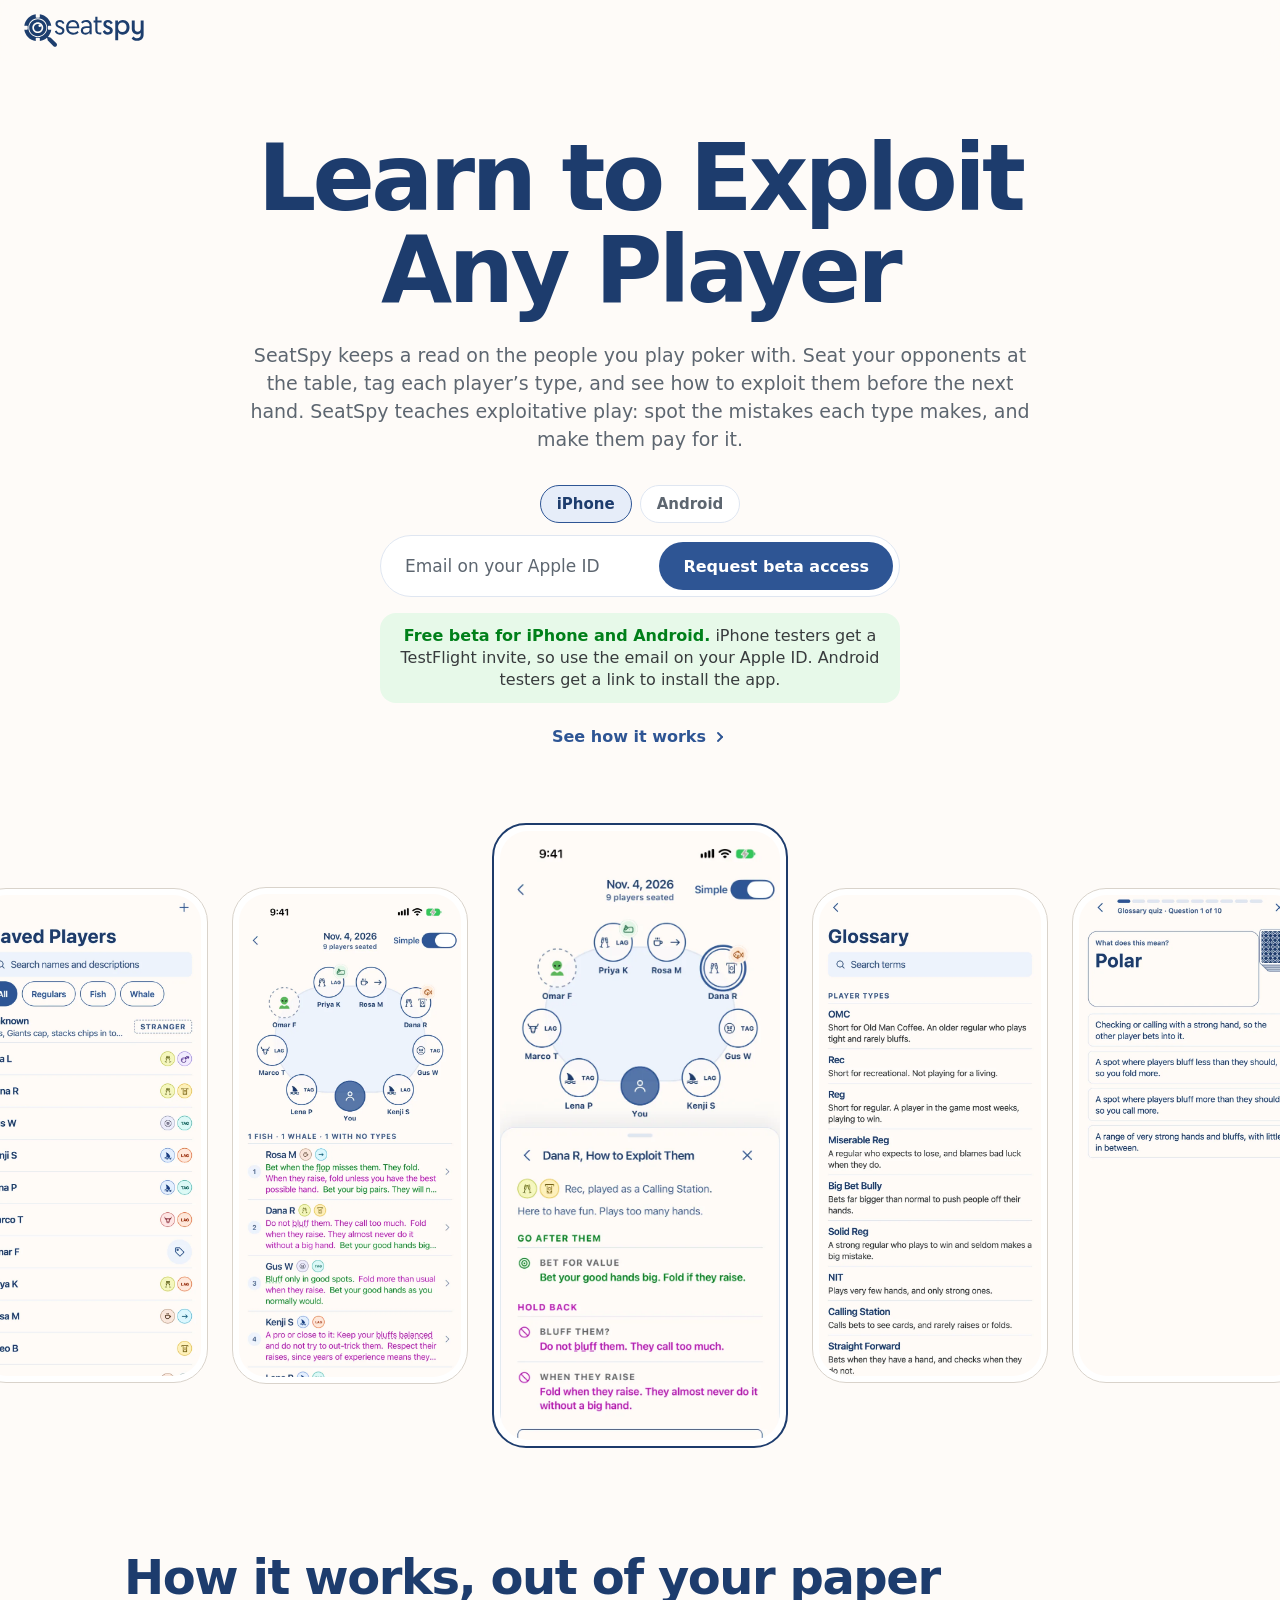
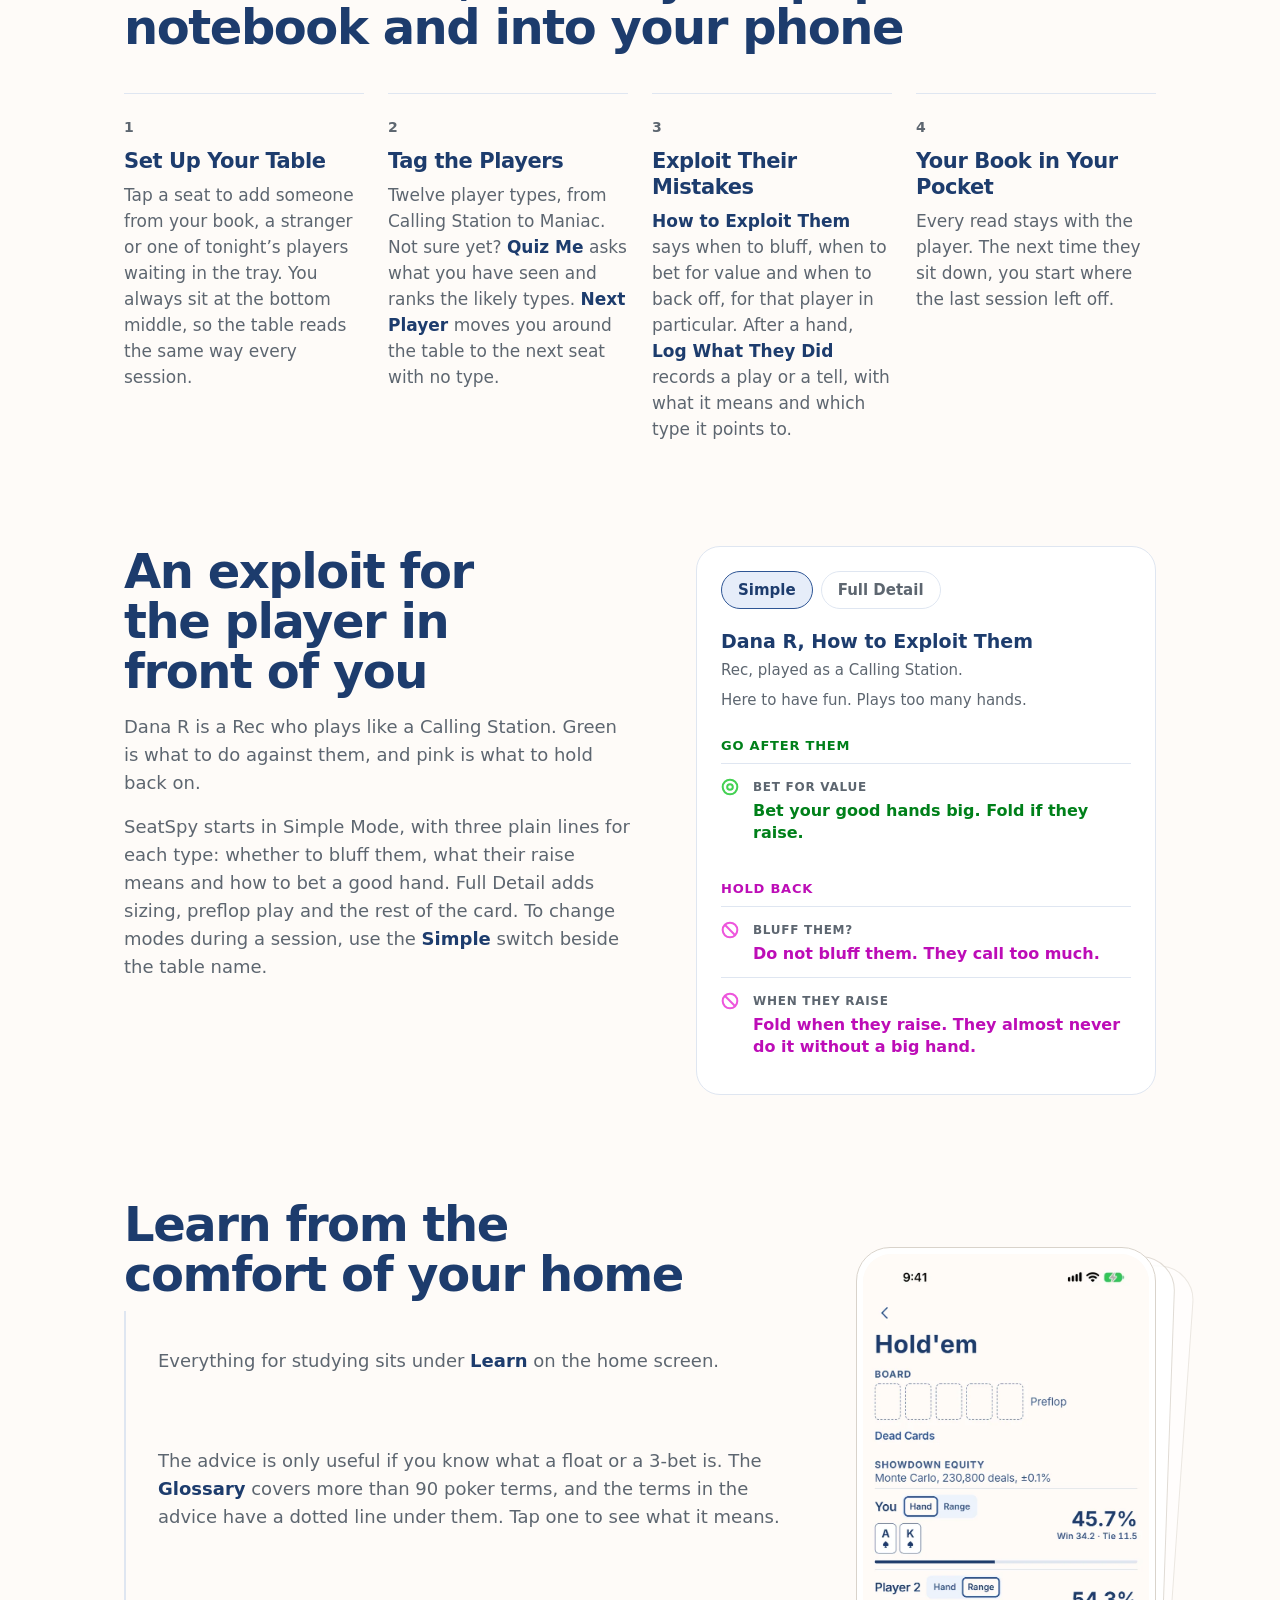
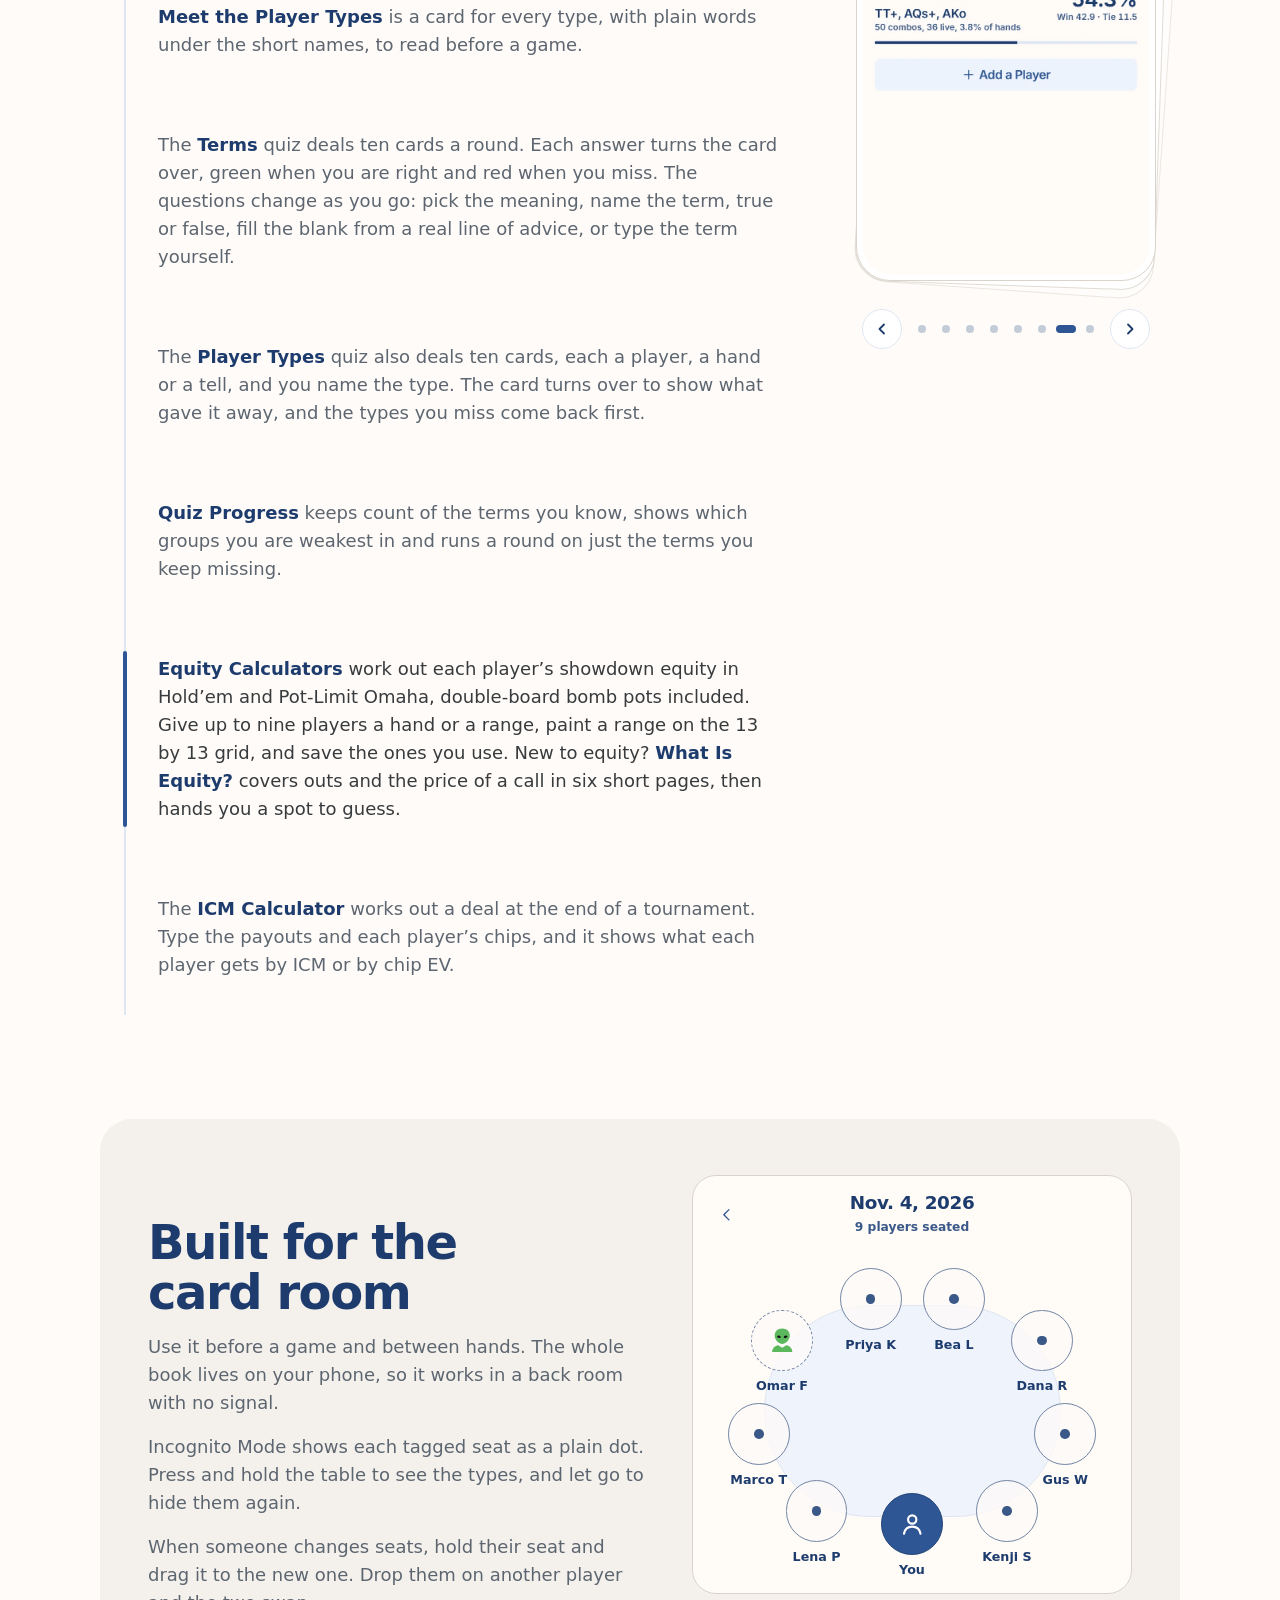
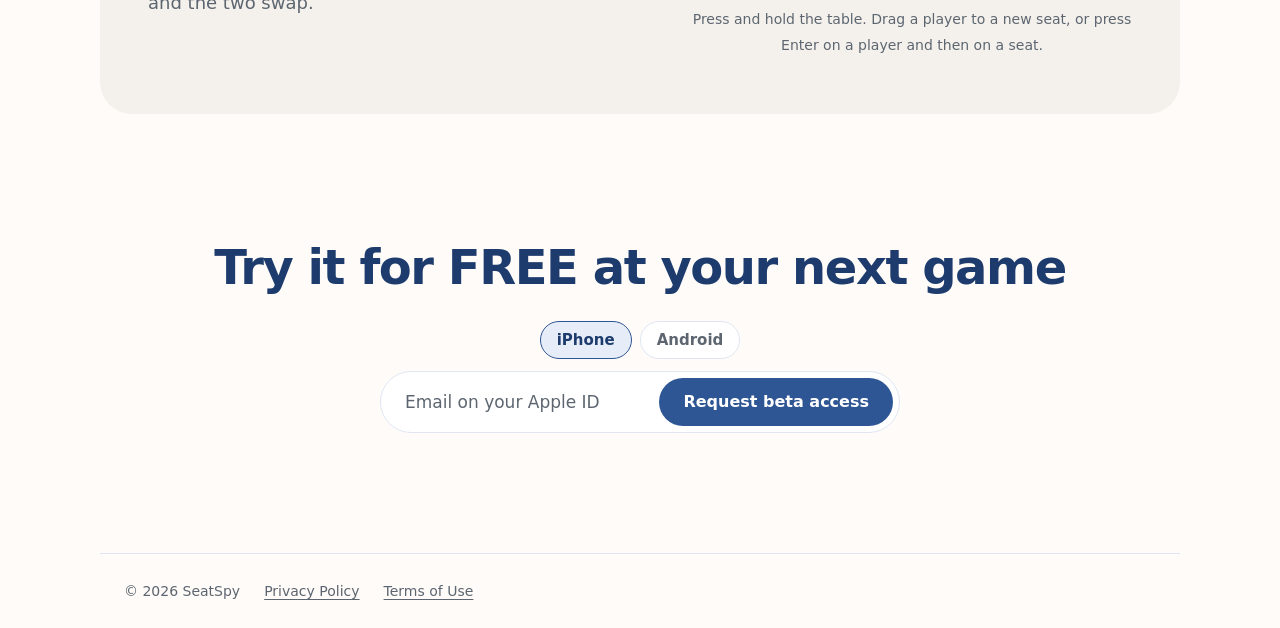
<file: docs/index.html>
<!doctype html>
<html lang="en">
<head>
  <meta charset="utf-8">
  <meta name="viewport" content="width=device-width, initial-scale=1">
  <title>SeatSpy Poker: Learn to Exploit Any Player at the Table</title>
  <meta name="description" content="SeatSpy Poker is an app for iPhone and Android that keeps a read on every poker player you face, and tells you how to exploit them.">
  <link rel="canonical" href="https://seatspy.app/">
  <meta property="og:title" content="SeatSpy Poker: Learn to Exploit Any Player at the Table">
  <meta property="og:description" content="An app for iPhone and Android that keeps a read on every poker player you face, and tells you how to exploit them.">
  <meta property="og:image" content="https://seatspy.app/og.png?v=4">
  <meta property="og:url" content="https://seatspy.app/">
  <meta name="twitter:card" content="summary_large_image">
  <link rel="icon" href="favicon.png">
  <link rel="apple-touch-icon" href="icon.png">
  <link rel="stylesheet" href="home.css?v=13">
  <script>document.documentElement.classList.add('js');</script>
</head>
<body>

<nav class="bar">
  <a class="brand" href="./"><img src="logo.svg" alt="SeatSpy" width="140" height="39"></a>
</nav>

<header class="hero t-stagger">
  <h1>
    <span class="t-stagger-line t-stagger-line--1">Learn to Exploit</span>
    <span class="t-stagger-line t-stagger-line--2">Any Player</span>
  </h1>
  <p class="lede t-stagger-line t-stagger-line--3">SeatSpy keeps a read on the people you play poker with. Seat your opponents at the table, tag each player’s type, and see how to exploit them before the next hand. SeatSpy teaches exploitative play: spot the mistakes each type makes, and make them pay for it.</p>
  <div class="request t-stagger-line t-stagger-line--4" id="request">
  <form class="beta" action="https://formspree.io/f/mzeebnqj" method="POST">
    <fieldset class="beta-phone">
      <legend class="sr">Your phone</legend>
      <label><input class="sr" type="radio" name="phone" value="iPhone" checked><span>iPhone</span></label>
      <label><input class="sr" type="radio" name="phone" value="Android"><span>Android</span></label>
    </fieldset>
    <div class="beta-fields">
      <label class="sr beta-label" for="beta-email-1">Email on your Apple ID</label>
      <input id="beta-email-1" class="beta-input" type="email" name="email" placeholder="Email on your Apple ID" autocomplete="email" required>
      <input type="hidden" name="_subject" value="SeatSpy beta request">
      <input type="text" name="_gotcha" class="sr" tabindex="-1" autocomplete="off" aria-hidden="true">
      <button class="pill pill-dark beta-send" type="submit">Request beta access</button>
    </div>
    <p class="beta-done" hidden>
      <span class="t-success-check" data-state="out" aria-hidden="true"><svg viewBox="0 0 48 48" fill="none"><path d="M14 24l7 7 13-14" stroke="currentColor" stroke-width="4" stroke-linecap="round" stroke-linejoin="round"/></svg></span>
      <span class="beta-thanks">Thanks. I will send a TestFlight invite to that email.</span>
    </p>
    <p class="beta-install" hidden><a class="pill pill-dark" href="android/">Install SeatSpy for Android</a></p>
    <p class="beta-error" role="alert" hidden>That did not go through. Try again, or email <a href="mailto:support@seatspy.app">support@seatspy.app</a>.</p>
  </form>
  </div>
  <p class="note t-stagger-line t-stagger-line--4"><strong>Free beta for iPhone and Android.</strong> iPhone testers get a TestFlight invite, so use the email on your Apple ID. Android testers get a link to install the app.</p>
  <div class="actions t-stagger-line t-stagger-line--5">
    <a class="pill-link t-learn" href="#how">See how it works
      <span class="t-learn-chevron" aria-hidden="true"><svg width="16" height="16" viewBox="0 0 16 16" fill="none" stroke="currentColor" stroke-width="1.8" stroke-linecap="round">
        <path class="t-learn-arm t-learn-arm-top" d="M6 4L10 8"/>
        <path class="t-learn-arm t-learn-arm-bot" d="M10 8L6 12"/>
      </svg></span>
    </a>
  </div>
</header>

<section class="showcase" aria-label="SeatSpy screens">
  <div class="phones">
    <figure class="deal t-tilt" style="--x:-2"><div class="phone t-tilt-card"><img src="screens/saved.webp" alt="Saved Players, a list of players with their type icons" width="720" height="1561"><div class="t-tilt-glare"></div></div></figure>
    <figure class="deal t-tilt" style="--x:-1"><div class="phone t-tilt-card"><img src="screens/table-read.webp" alt="The table in Simple Mode, with a plain line on how to play each seated player" width="720" height="1565"><div class="t-tilt-glare"></div></div></figure>
    <figure class="deal t-tilt deal-main" style="--x:0"><div class="phone t-tilt-card"><img src="screens/howto.webp?v=3" alt="How to Exploit Them for one player in Simple Mode, split into Go after them and Hold back" width="720" height="1565"><div class="t-tilt-glare"></div></div></figure>
    <figure class="deal t-tilt" style="--x:1"><div class="phone t-tilt-card"><img src="screens/glossary.webp" alt="The Glossary, with every player type and term" width="720" height="1561"><div class="t-tilt-glare"></div></div></figure>
    <figure class="deal t-tilt" style="--x:2"><div class="phone t-tilt-card"><img src="screens/quiz.webp" alt="The glossary quiz, one card at a time" width="720" height="1561"><div class="t-tilt-glare"></div></div></figure>
  </div>
</section>

<section class="how" id="how">
  <h2 class="t-reveal">How it works, out of your paper notebook and into your phone</h2>
  <ol class="steps">
    <li class="step t-reveal">
      <h3>Set Up Your Table</h3>
      <p>Tap a seat to add someone from your book, a stranger or one of tonight’s players waiting in the tray. You always sit at the bottom middle, so the table reads the same way every session.</p>
    </li>
    <li class="step t-reveal">
      <h3>Tag the Players</h3>
      <p>Twelve player types, from Calling Station to Maniac. Not sure yet? <b>Quiz Me</b> asks what you have seen and ranks the likely types. <b>Next Player</b> moves you around the table to the next seat with no type.</p>
    </li>
    <li class="step t-reveal">
      <h3>Exploit Their Mistakes</h3>
      <p><b>How to Exploit Them</b> says when to bluff, when to bet for value and when to back off, for that player in particular. After a hand, <b>Log What They Did</b> records a play or a tell, with what it means and which type it points to.</p>
    </li>
    <li class="step t-reveal">
      <h3>Your Book in Your Pocket</h3>
      <p>Every read stays with the player. The next time they sit down, you start where the last session left off.</p>
    </li>
  </ol>
</section>

<section class="advice">
  <div class="advice-text">
    <h2 class="t-reveal">An exploit for the player in front of you</h2>
    <p class="t-reveal">Dana R is a Rec who plays like a Calling Station. Green is what to do against them, and pink is what to hold back on.</p>
    <p class="t-reveal">SeatSpy starts in Simple Mode, with three plain lines for each type: whether to bluff them, what their raise means and how to bet a good hand. Full Detail adds sizing, preflop play and the rest of the card. To change modes during a session, use the <b>Simple</b> switch beside the table name.</p>
  </div>
  <article class="verdicts" aria-label="How to exploit Dana R">
    <fieldset class="detail-switch t-reveal">
      <legend class="sr">Card detail</legend>
      <label><input class="sr" type="radio" name="detail" value="simple" checked><span>Simple</span></label>
      <label><input class="sr" type="radio" name="detail" value="full"><span>Full Detail</span></label>
    </fieldset>
    <header class="verdicts-head t-reveal">
      <h3>Dana R, How to Exploit Them</h3>
      <p>Rec, played as a Calling Station.</p>
      <p class="detail-simple">Here to have fun. Plays too many hands.</p>
    </header>
    <div class="detail-simple">
    <p class="group group-go t-reveal">Go after them</p>
    <div class="field go t-reveal">
      <svg class="mark" viewBox="0 0 16 16" aria-hidden="true"><circle cx="8" cy="8" r="6.5"/><circle cx="8" cy="8" r="2.5"/></svg>
      <div><p class="label">Bet for value</p><p><strong>Bet your good hands big. Fold if they raise.</strong></p></div>
    </div>
    <p class="group group-stop t-reveal">Hold back</p>
    <div class="field stop t-reveal">
      <svg class="mark" viewBox="0 0 16 16" aria-hidden="true"><circle cx="8" cy="8" r="6.5"/><path d="M3.4 3.4l9.2 9.2"/></svg>
      <div><p class="label">Bluff them?</p><p><strong>Do not bluff them. They call too much.</strong></p></div>
    </div>
    <div class="field stop t-reveal">
      <svg class="mark" viewBox="0 0 16 16" aria-hidden="true"><circle cx="8" cy="8" r="6.5"/><path d="M3.4 3.4l9.2 9.2"/></svg>
      <div><p class="label">When they raise</p><p><strong>Fold when they raise. They almost never do it without a big hand.</strong></p></div>
    </div>
    </div>
    <div class="detail-full">
    <p class="group group-go t-reveal">Go after them</p>
    <div class="field go t-reveal">
      <svg class="mark" viewBox="0 0 16 16" aria-hidden="true"><circle cx="8" cy="8" r="6.5"/><circle cx="8" cy="8" r="2.5"/></svg>
      <div><p class="label">Bet for value</p><p><strong>Value bet them to death, with a solid bet-fold plan behind it.</strong></p></div>
    </div>
    <div class="field go t-reveal">
      <svg class="mark" viewBox="0 0 16 16" aria-hidden="true"><circle cx="8" cy="8" r="6.5"/><circle cx="8" cy="8" r="2.5"/></svg>
      <div><p class="label">Before the flop</p><p><strong>Get into as many pots with them as you can.</strong> They are the player you want to be in with.</p></div>
    </div>
    <div class="field go t-reveal">
      <svg class="mark" viewBox="0 0 16 16" aria-hidden="true"><circle cx="8" cy="8" r="6.5"/><circle cx="8" cy="8" r="2.5"/></svg>
      <div><p class="label">How much to bet</p><p><strong>Normal to large.</strong> They are not counting.</p></div>
    </div>
    <p class="group group-stop t-reveal">Hold back</p>
    <div class="field stop t-reveal">
      <svg class="mark" viewBox="0 0 16 16" aria-hidden="true"><circle cx="8" cy="8" r="6.5"/><path d="M3.4 3.4l9.2 9.2"/></svg>
      <div><p class="label">Bluff them?</p><p><strong>Generally, it is -EV to try to bluff a rec.</strong> Value bet instead.</p></div>
    </div>
    </div>
  </article>
</section>

<section class="learn" aria-labelledby="learn-title">
  <h2 class="learn-head t-reveal" id="learn-title">Learn from the comfort of your home</h2>
  <div class="learn-track" role="region" aria-roledescription="carousel" aria-label="What is under Learn" tabindex="0">
    <div class="learn-slide" role="group" aria-roledescription="slide" aria-label="1 of 8" data-name="Learn">
      <div class="phone learn-shot"><img src="screens/learn-home.webp" alt="Learn, with the Glossary, Meet the Player Types, both quizzes, Quiz Progress and the two calculators" width="720" height="1561" loading="lazy"></div>
      <p>Everything for studying sits under <b>Learn</b> on the home screen.</p>
    </div>
    <div class="learn-slide" role="group" aria-roledescription="slide" aria-label="2 of 8" data-name="Glossary">
      <div class="phone learn-shot"><img src="screens/learn-glossary.webp" alt="The Glossary, with every player type and term" width="720" height="1561" loading="lazy"></div>
      <p>The advice is only useful if you know what a float or a 3-bet is. The <b>Glossary</b> covers more than 90 poker terms, and the terms in the advice have a dotted line under them. Tap one to see what it means.</p>
    </div>
    <div class="learn-slide" role="group" aria-roledescription="slide" aria-label="3 of 8" data-name="Meet the Player Types">
      <div class="phone learn-shot"><img src="screens/learn-meet-types.webp" alt="The Calling Station card in Meet the Player Types, with what you see, their usual stats and how to exploit them" width="720" height="1565" loading="lazy"></div>
      <p><b>Meet the Player Types</b> is a card for every type, with plain words under the short names, to read before a game.</p>
    </div>
    <div class="learn-slide" role="group" aria-roledescription="slide" aria-label="4 of 8" data-name="Terms Quiz">
      <div class="phone learn-shot"><img src="screens/learn-terms-quiz.webp" alt="A Terms quiz card turned over to show a right answer" width="720" height="1561" loading="lazy"></div>
      <p>The <b>Terms</b> quiz deals ten cards a round. Each answer turns the card over, green when you are right and red when you miss. The questions change as you go: pick the meaning, name the term, true or false, fill the blank from a real line of advice, or type the term yourself.</p>
    </div>
    <div class="learn-slide" role="group" aria-roledescription="slide" aria-label="5 of 8" data-name="Player Types Quiz">
      <div class="phone learn-shot"><img src="screens/learn-types-quiz.webp" alt="A Player Types quiz card turned over, right, LAG, with what gave it away" width="720" height="1561" loading="lazy"></div>
      <p>The <b>Player Types</b> quiz also deals ten cards, each a player, a hand or a tell, and you name the type. The card turns over to show what gave it away, and the types you miss come back first.</p>
    </div>
    <div class="learn-slide" role="group" aria-roledescription="slide" aria-label="6 of 8" data-name="Quiz Progress">
      <div class="phone learn-shot"><img src="screens/learn-quiz-progress.webp" alt="Quiz Progress, with 47 of 98 terms known and how far along each group is" width="720" height="1561" loading="lazy"></div>
      <p><b>Quiz Progress</b> keeps count of the terms you know, shows which groups you are weakest in and runs a round on just the terms you keep missing.</p>
    </div>
    <div class="learn-slide" role="group" aria-roledescription="slide" aria-label="7 of 8" data-name="Equity Calculators">
      <div class="phone learn-shot"><img src="screens/learn-equity.webp" alt="The Hold’em calculator with ace-king of spades against tens or better, ace-queen suited or better and ace-king offsuit, at 45.7% to 54.3%" width="720" height="1561" loading="lazy"></div>
      <p><b>Equity Calculators</b> work out each player’s showdown equity in Hold’em and Pot-Limit Omaha, double-board bomb pots included. Give up to nine players a hand or a range, paint a range on the 13 by 13 grid, and save the ones you use. New to equity? <b>What Is Equity?</b> covers outs and the price of a call in six short pages, then hands you a spot to guess.</p>
    </div>
    <div class="learn-slide" role="group" aria-roledescription="slide" aria-label="8 of 8" data-name="ICM Calculator">
      <div class="phone learn-shot"><img src="screens/learn-icm.webp" alt="The ICM Calculator splitting $10,000 among three stacks, $3,949, $3,432 and $2,619" width="720" height="1561" loading="lazy"></div>
      <p>The <b>ICM Calculator</b> works out a deal at the end of a tournament. Type the payouts and each player’s chips, and it shows what each player gets by ICM or by chip EV.</p>
    </div>
  </div>
  <div class="learn-aside">
    <figure class="learn-stage" aria-hidden="true"><div class="phone"><div class="learn-screen"></div></div></figure>
    <div class="learn-nav">
      <button type="button" class="learn-step" data-direction="previous" aria-label="Previous screen"><svg viewBox="0 0 16 16" width="16" height="16" fill="none" stroke="currentColor" stroke-width="1.8" stroke-linecap="round" stroke-linejoin="round" aria-hidden="true"><path d="M10 3.5L5.5 8l4.5 4.5"/></svg></button>
      <div class="learn-dots" role="group" aria-label="Choose a screen"></div>
      <button type="button" class="learn-step" data-direction="next" aria-label="Next screen"><svg viewBox="0 0 16 16" width="16" height="16" fill="none" stroke="currentColor" stroke-width="1.8" stroke-linecap="round" stroke-linejoin="round" aria-hidden="true"><path d="M6 3.5L10.5 8 6 12.5"/></svg></button>
    </div>
  </div>
  <p class="sr learn-status" role="status" aria-live="polite"></p>
</section>

<section class="room">
  <div class="room-text">
    <h2 class="t-reveal">Built for the card room</h2>
    <p class="t-reveal">Use it before a game and between hands. The whole book lives on your phone, so it works in a back room with no signal.</p>
    <p class="t-reveal">Incognito Mode shows each tagged seat as a plain dot. Press and hold the table to see the types, and let go to hide them again.</p>
    <p class="t-reveal">When someone changes seats, hold their seat and drag it to the new one. Drop them on another player and the two swap.</p>
  </div>
  <figure class="peek-wrap t-reveal">
    <div class="peek" role="group" aria-label="A table in incognito mode">
      <img class="table-fallback" src="screens/table-top.webp" alt="A table of nine players, each seat showing the player's types" width="900" height="824" draggable="false">
    </div>
    <figcaption>Press and hold the table. Drag a player to a new seat, or press Enter on a player and then on a seat.</figcaption>
    <p class="sr" aria-live="polite"></p>
  </figure>
</section>

<section class="closing">
  <h2 class="t-reveal">Try it for FREE at your next game</h2>
  <form class="beta t-reveal" action="https://formspree.io/f/mzeebnqj" method="POST">
    <fieldset class="beta-phone">
      <legend class="sr">Your phone</legend>
      <label><input class="sr" type="radio" name="phone" value="iPhone" checked><span>iPhone</span></label>
      <label><input class="sr" type="radio" name="phone" value="Android"><span>Android</span></label>
    </fieldset>
    <div class="beta-fields">
      <label class="sr beta-label" for="beta-email-2">Email on your Apple ID</label>
      <input id="beta-email-2" class="beta-input" type="email" name="email" placeholder="Email on your Apple ID" autocomplete="email" required>
      <input type="hidden" name="_subject" value="SeatSpy beta request">
      <input type="text" name="_gotcha" class="sr" tabindex="-1" autocomplete="off" aria-hidden="true">
      <button class="pill pill-dark beta-send" type="submit">Request beta access</button>
    </div>
    <p class="beta-done" hidden>
      <span class="t-success-check" data-state="out" aria-hidden="true"><svg viewBox="0 0 48 48" fill="none"><path d="M14 24l7 7 13-14" stroke="currentColor" stroke-width="4" stroke-linecap="round" stroke-linejoin="round"/></svg></span>
      <span class="beta-thanks">Thanks. I will send a TestFlight invite to that email.</span>
    </p>
    <p class="beta-install" hidden><a class="pill pill-dark" href="android/">Install SeatSpy for Android</a></p>
    <p class="beta-error" role="alert" hidden>That did not go through. Try again, or email <a href="mailto:support@seatspy.app">support@seatspy.app</a>.</p>
  </form>
</section>

<footer class="foot">
  <span>© 2026 SeatSpy</span>
  <a href="privacy/">Privacy Policy</a>
  <a href="terms/">Terms of Use</a>
</footer>

<script src="home.js?v=7"></script>
</body>
</html>
</file>
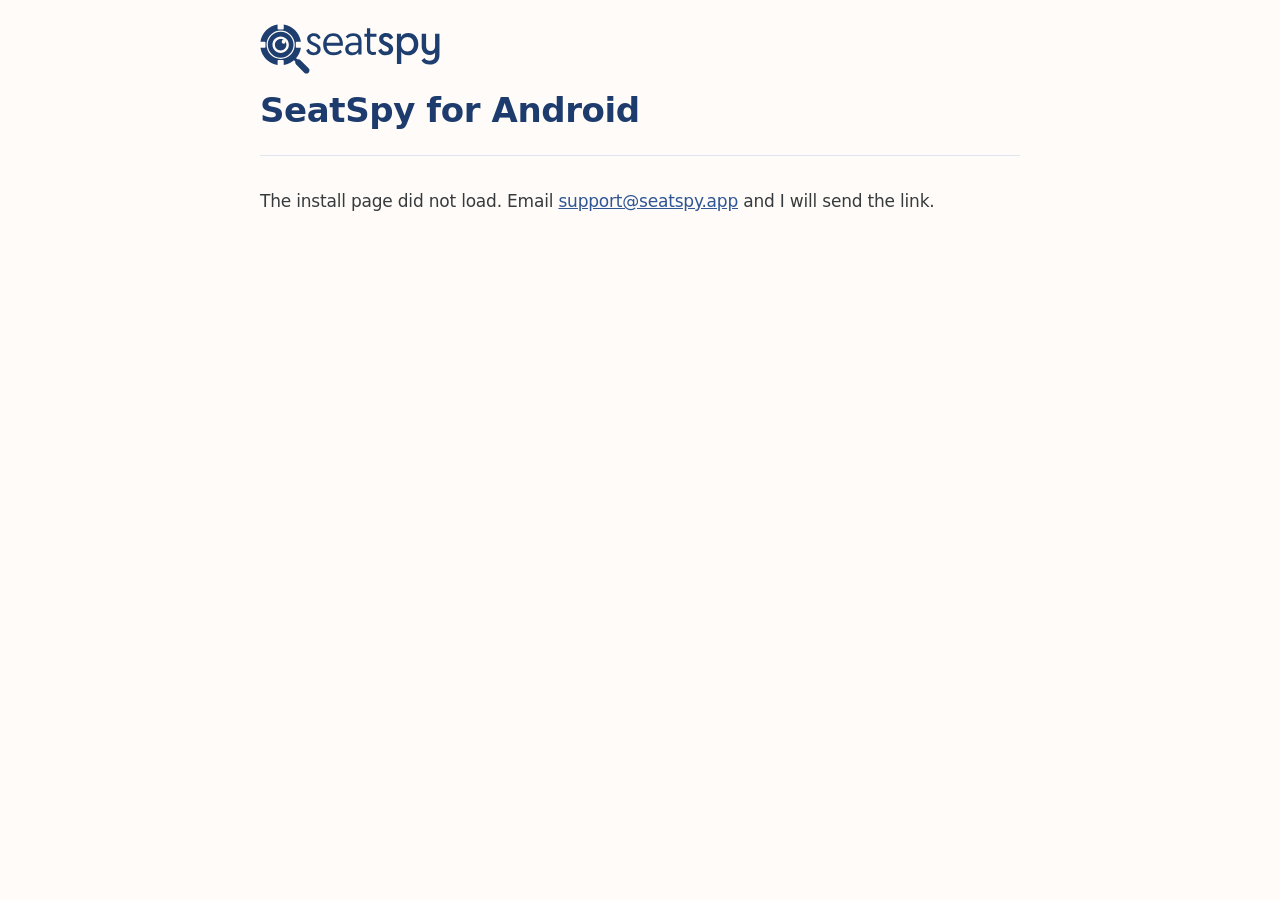
<file: docs/android/index.html>
<!doctype html>
<html lang="en">
<head>
  <meta charset="utf-8">
  <meta name="viewport" content="width=device-width, initial-scale=1">
  <meta name="robots" content="noindex">
  <title>SeatSpy for Android</title>
  <link rel="icon" href="../favicon.png">
  <link rel="stylesheet" href="../legal.css">
</head>
<body>
<main>
  <header>
    <img class="logo" src="../logo.svg" alt="SeatSpy" width="180" height="50">
    <h1>SeatSpy for Android</h1>
  </header>
  <section>
    <p id="status">Opening the install page…</p>
  </section>
</main>
<script>
// forwards to the newest Android build named in latest.json. The file stays on colossalhippo.com,
// where the app's LATEST_URL (mobile/src/lib/testflight.ts) reads it, so the two move together.
fetch('https://colossalhippo.com/seatspy/latest.json?t=' + Date.now(), { cache: 'no-store' })
  .then((res) => res.json())
  .then((latest) => {
    const link = latest.android && latest.android.link;
    if (!link || !link.startsWith('https://expo.dev/')) throw new Error('no link');
    location.replace(link);
  })
  .catch(() => {
    document.getElementById('status').innerHTML =
      'The install page did not load. Email <a href="mailto:support@seatspy.app">support@seatspy.app</a> and I will send the link.';
  });
</script>
</body>
</html>
</file>
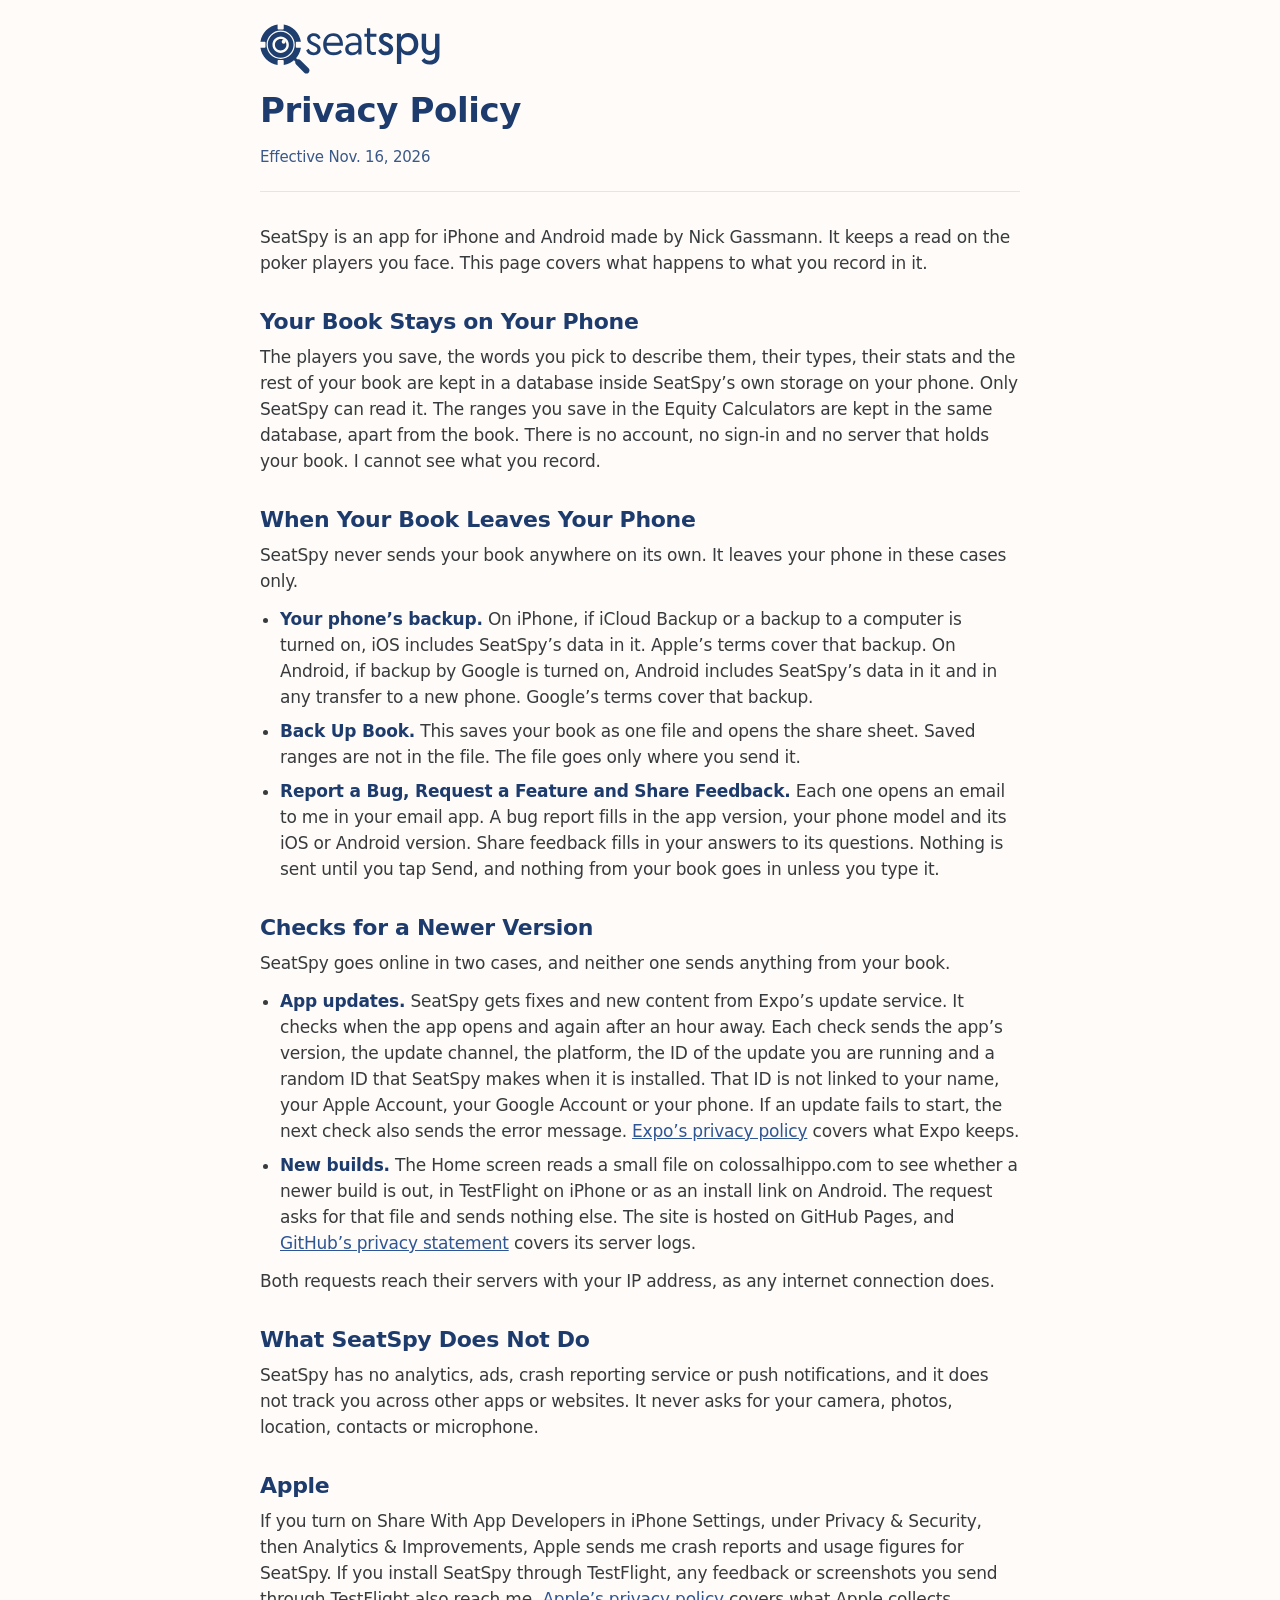
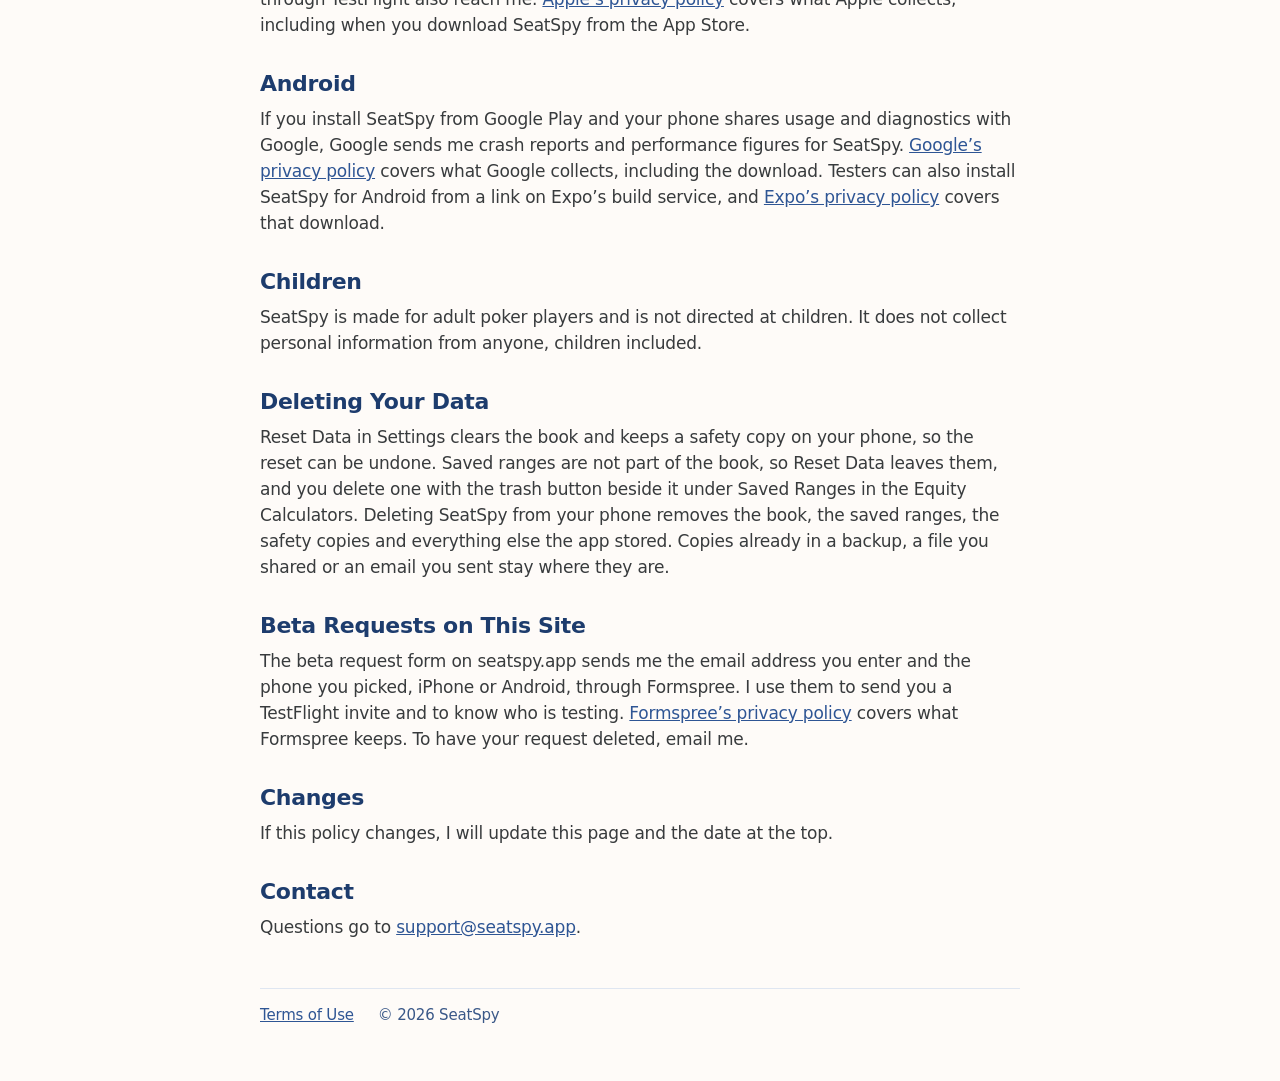
<file: docs/privacy/index.html>
<!doctype html>
<html lang="en">
<head>
  <meta charset="utf-8">
  <meta name="viewport" content="width=device-width, initial-scale=1">
  <title>SeatSpy Privacy Policy</title>
  <link rel="icon" href="data:,">
  <link rel="stylesheet" href="../legal.css">
</head>
<body>
<main>
  <header>
    <img class="logo" src="../logo.svg" alt="SeatSpy" width="180" height="50">
    <h1>Privacy Policy</h1>
    <p class="effective">Effective Nov. 16, 2026</p>
  </header>

  <section>
    <p>SeatSpy is an app for iPhone and Android made by Nick Gassmann. It keeps a read on the poker players you face. This page covers what happens to what you record in it.</p>
  </section>

  <section>
    <h2>Your Book Stays on Your Phone</h2>
    <p>The players you save, the words you pick to describe them, their types, their stats and the rest of your book are kept in a database inside SeatSpy’s own storage on your phone. Only SeatSpy can read it. The ranges you save in the Equity Calculators are kept in the same database, apart from the book. There is no account, no sign-in and no server that holds your book. I cannot see what you record.</p>
  </section>

  <section>
    <h2>When Your Book Leaves Your Phone</h2>
    <p>SeatSpy never sends your book anywhere on its own. It leaves your phone in these cases only.</p>
    <ul>
      <li><strong>Your phone’s backup.</strong> On iPhone, if iCloud Backup or a backup to a computer is turned on, iOS includes SeatSpy’s data in it. Apple’s terms cover that backup. On Android, if backup by Google is turned on, Android includes SeatSpy’s data in it and in any transfer to a new phone. Google’s terms cover that backup.</li>
      <li><strong>Back Up Book.</strong> This saves your book as one file and opens the share sheet. Saved ranges are not in the file. The file goes only where you send it.</li>
      <li><strong>Report a Bug, Request a Feature and Share Feedback.</strong> Each one opens an email to me in your email app. A bug report fills in the app version, your phone model and its iOS or Android version. Share feedback fills in your answers to its questions. Nothing is sent until you tap Send, and nothing from your book goes in unless you type it.</li>
    </ul>
  </section>

  <section>
    <h2>Checks for a Newer Version</h2>
    <p>SeatSpy goes online in two cases, and neither one sends anything from your book.</p>
    <ul>
      <li><strong>App updates.</strong> SeatSpy gets fixes and new content from Expo’s update service. It checks when the app opens and again after an hour away. Each check sends the app’s version, the update channel, the platform, the ID of the update you are running and a random ID that SeatSpy makes when it is installed. That ID is not linked to your name, your Apple Account, your Google Account or your phone. If an update fails to start, the next check also sends the error message. <a href="https://expo.dev/privacy">Expo’s privacy policy</a> covers what Expo keeps.</li>
      <li><strong>New builds.</strong> The Home screen reads a small file on colossalhippo.com to see whether a newer build is out, in TestFlight on iPhone or as an install link on Android. The request asks for that file and sends nothing else. The site is hosted on GitHub Pages, and <a href="https://docs.github.com/en/site-policy/privacy-policies/github-general-privacy-statement">GitHub’s privacy statement</a> covers its server logs.</li>
    </ul>
    <p>Both requests reach their servers with your IP address, as any internet connection does.</p>
  </section>

  <section>
    <h2>What SeatSpy Does Not Do</h2>
    <p>SeatSpy has no analytics, ads, crash reporting service or push notifications, and it does not track you across other apps or websites. It never asks for your camera, photos, location, contacts or microphone.</p>
  </section>

  <section>
    <h2>Apple</h2>
    <p>If you turn on Share With App Developers in iPhone Settings, under Privacy &amp; Security, then Analytics &amp; Improvements, Apple sends me crash reports and usage figures for SeatSpy. If you install SeatSpy through TestFlight, any feedback or screenshots you send through TestFlight also reach me. <a href="https://www.apple.com/legal/privacy/">Apple’s privacy policy</a> covers what Apple collects, including when you download SeatSpy from the App Store.</p>
  </section>

  <section>
    <h2>Android</h2>
    <p>If you install SeatSpy from Google Play and your phone shares usage and diagnostics with Google, Google sends me crash reports and performance figures for SeatSpy. <a href="https://policies.google.com/privacy">Google’s privacy policy</a> covers what Google collects, including the download. Testers can also install SeatSpy for Android from a link on Expo’s build service, and <a href="https://expo.dev/privacy">Expo’s privacy policy</a> covers that download.</p>
  </section>

  <section>
    <h2>Children</h2>
    <p>SeatSpy is made for adult poker players and is not directed at children. It does not collect personal information from anyone, children included.</p>
  </section>

  <section>
    <h2>Deleting Your Data</h2>
    <p>Reset Data in Settings clears the book and keeps a safety copy on your phone, so the reset can be undone. Saved ranges are not part of the book, so Reset Data leaves them, and you delete one with the trash button beside it under Saved Ranges in the Equity Calculators. Deleting SeatSpy from your phone removes the book, the saved ranges, the safety copies and everything else the app stored. Copies already in a backup, a file you shared or an email you sent stay where they are.</p>
  </section>

  <section>
    <h2>Beta Requests on This Site</h2>
    <p>The beta request form on seatspy.app sends me the email address you enter and the phone you picked, iPhone or Android, through Formspree. I use them to send you a TestFlight invite and to know who is testing. <a href="https://formspree.io/legal/privacy-policy/">Formspree’s privacy policy</a> covers what Formspree keeps. To have your request deleted, email me.</p>
  </section>

  <section>
    <h2>Changes</h2>
    <p>If this policy changes, I will update this page and the date at the top.</p>
  </section>

  <section>
    <h2>Contact</h2>
    <p>Questions go to <a href="mailto:support@seatspy.app">support@seatspy.app</a>.</p>
  </section>

  <footer>
    <a href="../terms/">Terms of Use</a>
    <span>© 2026 SeatSpy</span>
  </footer>
</main>
</body>
</html>
</file>
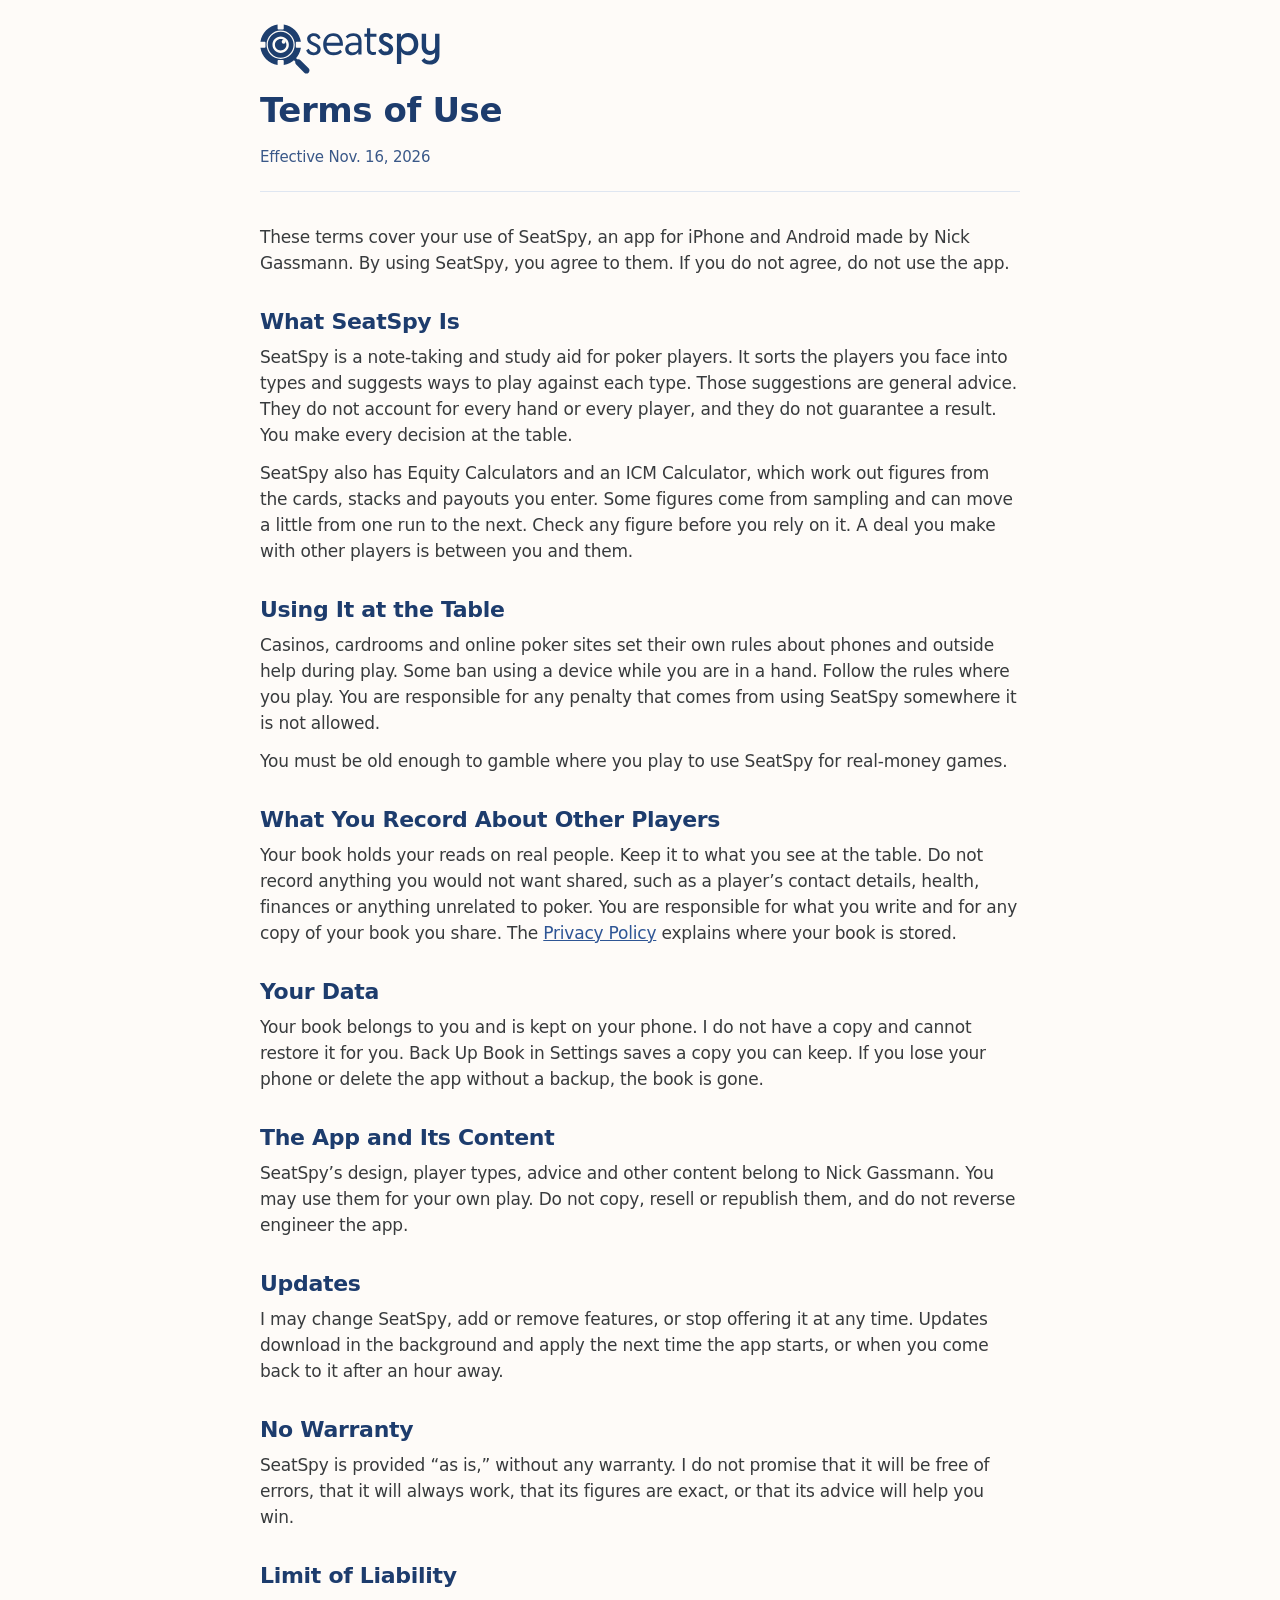
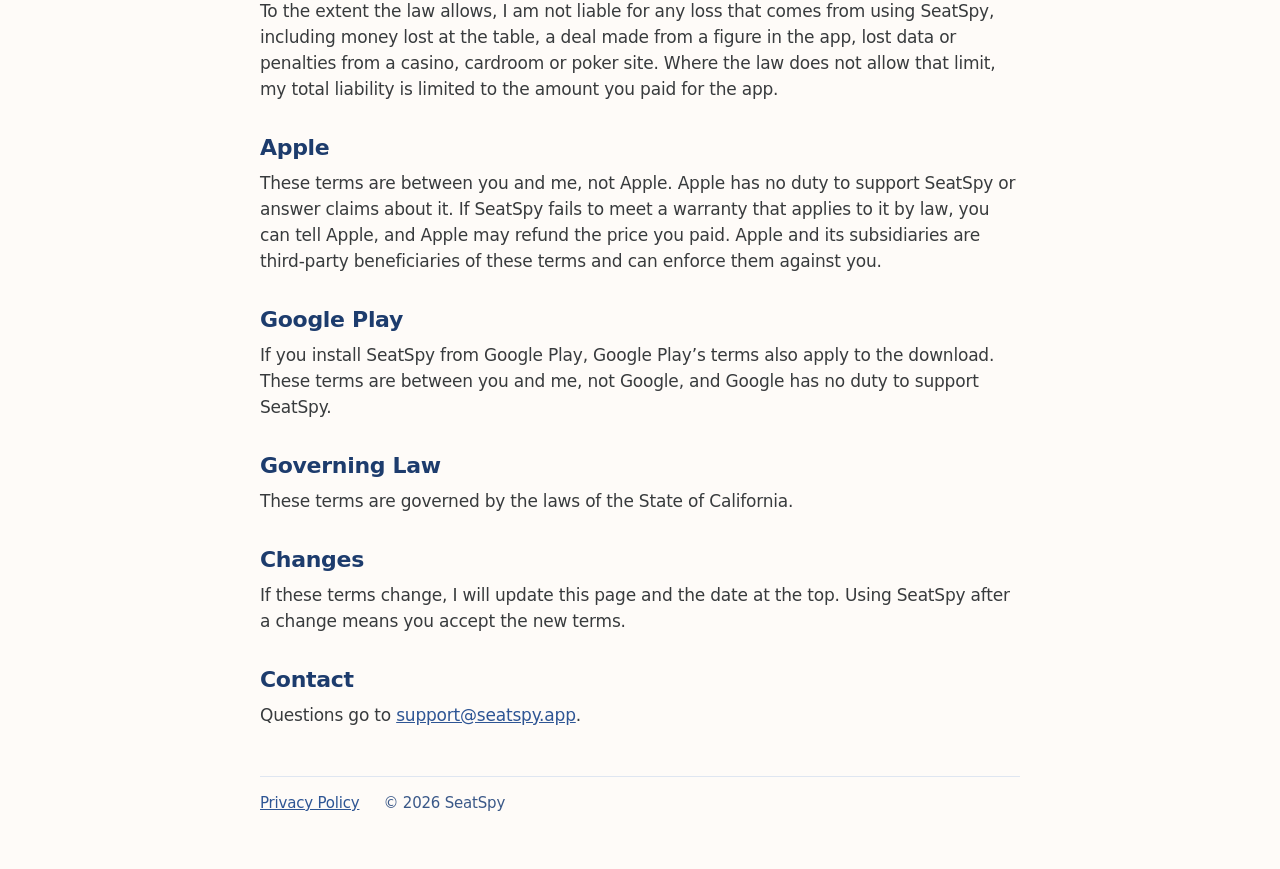
<file: docs/terms/index.html>
<!doctype html>
<html lang="en">
<head>
  <meta charset="utf-8">
  <meta name="viewport" content="width=device-width, initial-scale=1">
  <title>SeatSpy Terms of Use</title>
  <link rel="icon" href="data:,">
  <link rel="stylesheet" href="../legal.css">
</head>
<body>
<main>
  <header>
    <img class="logo" src="../logo.svg" alt="SeatSpy" width="180" height="50">
    <h1>Terms of Use</h1>
    <p class="effective">Effective Nov. 16, 2026</p>
  </header>

  <section>
    <p>These terms cover your use of SeatSpy, an app for iPhone and Android made by Nick Gassmann. By using SeatSpy, you agree to them. If you do not agree, do not use the app.</p>
  </section>

  <section>
    <h2>What SeatSpy Is</h2>
    <p>SeatSpy is a note-taking and study aid for poker players. It sorts the players you face into types and suggests ways to play against each type. Those suggestions are general advice. They do not account for every hand or every player, and they do not guarantee a result. You make every decision at the table.</p>
    <p>SeatSpy also has Equity Calculators and an ICM Calculator, which work out figures from the cards, stacks and payouts you enter. Some figures come from sampling and can move a little from one run to the next. Check any figure before you rely on it. A deal you make with other players is between you and them.</p>
  </section>

  <section>
    <h2>Using It at the Table</h2>
    <p>Casinos, cardrooms and online poker sites set their own rules about phones and outside help during play. Some ban using a device while you are in a hand. Follow the rules where you play. You are responsible for any penalty that comes from using SeatSpy somewhere it is not allowed.</p>
    <p>You must be old enough to gamble where you play to use SeatSpy for real-money games.</p>
  </section>

  <section>
    <h2>What You Record About Other Players</h2>
    <p>Your book holds your reads on real people. Keep it to what you see at the table. Do not record anything you would not want shared, such as a player’s contact details, health, finances or anything unrelated to poker. You are responsible for what you write and for any copy of your book you share. The <a href="../privacy/">Privacy Policy</a> explains where your book is stored.</p>
  </section>

  <section>
    <h2>Your Data</h2>
    <p>Your book belongs to you and is kept on your phone. I do not have a copy and cannot restore it for you. Back Up Book in Settings saves a copy you can keep. If you lose your phone or delete the app without a backup, the book is gone.</p>
  </section>

  <section>
    <h2>The App and Its Content</h2>
    <p>SeatSpy’s design, player types, advice and other content belong to Nick Gassmann. You may use them for your own play. Do not copy, resell or republish them, and do not reverse engineer the app.</p>
  </section>

  <section>
    <h2>Updates</h2>
    <p>I may change SeatSpy, add or remove features, or stop offering it at any time. Updates download in the background and apply the next time the app starts, or when you come back to it after an hour away.</p>
  </section>

  <section>
    <h2>No Warranty</h2>
    <p>SeatSpy is provided “as is,” without any warranty. I do not promise that it will be free of errors, that it will always work, that its figures are exact, or that its advice will help you win.</p>
  </section>

  <section>
    <h2>Limit of Liability</h2>
    <p>To the extent the law allows, I am not liable for any loss that comes from using SeatSpy, including money lost at the table, a deal made from a figure in the app, lost data or penalties from a casino, cardroom or poker site. Where the law does not allow that limit, my total liability is limited to the amount you paid for the app.</p>
  </section>

  <section>
    <h2>Apple</h2>
    <p>These terms are between you and me, not Apple. Apple has no duty to support SeatSpy or answer claims about it. If SeatSpy fails to meet a warranty that applies to it by law, you can tell Apple, and Apple may refund the price you paid. Apple and its subsidiaries are third-party beneficiaries of these terms and can enforce them against you.</p>
  </section>

  <section>
    <h2>Google Play</h2>
    <p>If you install SeatSpy from Google Play, Google Play’s terms also apply to the download. These terms are between you and me, not Google, and Google has no duty to support SeatSpy.</p>
  </section>

  <section>
    <h2>Governing Law</h2>
    <p>These terms are governed by the laws of the State of California.</p>
  </section>

  <section>
    <h2>Changes</h2>
    <p>If these terms change, I will update this page and the date at the top. Using SeatSpy after a change means you accept the new terms.</p>
  </section>

  <section>
    <h2>Contact</h2>
    <p>Questions go to <a href="mailto:support@seatspy.app">support@seatspy.app</a>.</p>
  </section>

  <footer>
    <a href="../privacy/">Privacy Policy</a>
    <span>© 2026 SeatSpy</span>
  </footer>
</main>
</body>
</html>
</file>
<file: docs/home.css>
/* SeatSpy home */
:root {
  color-scheme: light;
  --bg: #fefbf8;
  --panel: #f4f1ec;
  --line: #dfe6f1;
  --navy: #1d3c6d;
  --text: #383b3d;
  --muted: #5d6670;
  --blue: #2e5594;
  --pill: #e6edf9;
  --go: #00801a;
  --go-mark: #44d153;
  --go-tint: #e7f9e9;
  --stop: #bd0db7;
  --stop-mark: #ed56dc;
  --stop-tint: #fdecfb;
  --font: -apple-system, BlinkMacSystemFont, "SF Pro Display", "SF Pro Text", system-ui, sans-serif;

  /* motion */
  --ease-smooth-out: cubic-bezier(0.22, 1, 0.36, 1);
  --duration-fast: 250ms;
  --blur-small: 2px;
  --stagger-dur: 600ms;
  --stagger-distance: 12px;
  --stagger-stagger: 70ms;
  --stagger-blur: 3px;
  --stagger-ease: cubic-bezier(0.22, 1, 0.36, 1);
  --tilt-perspective: 1000px;
  --tilt-return: 1000ms;
  --tilt-return-ease: cubic-bezier(0.22, 1, 0.36, 1);
  --tilt-follow: 400ms;
  --tilt-follow-ease: cubic-bezier(0.22, 1, 0.36, 1);
  --tilt-glare-opacity: 0.32;
  --tilt-glare-fade: 300ms;
  --tilt-glare-ease: cubic-bezier(0.22, 1, 0.36, 1);
  --learn-shift: 3px;
  --learn-spread: 8deg;
  --learn-in: 350ms;
  --learn-out: 350ms;
  --learn-ease: cubic-bezier(0.22, 1, 0.36, 1);
  --deal-dur: 900ms;
  --check-dur: 500ms;
  --check-ease-bob: cubic-bezier(0.34, 1.35, 0.64, 1);
  --deal-step: 260px;
  --line-draw: 900ms;
}
* { box-sizing: border-box; }
html { background: var(--bg); scroll-behavior: smooth; }
body {
  margin: 0;
  background: var(--bg);
  color: var(--text);
  font: 17px/26px var(--font);
  -webkit-font-smoothing: antialiased;
  overflow-x: hidden;
}
h1, h2, h3, p, figure, ol { margin: 0; }
ol { padding: 0; list-style: none; }
a { color: var(--blue); text-underline-offset: 3px; }
b { color: var(--navy); font-weight: 600; }
img { display: block; max-width: 100%; height: auto; }
::selection { background: var(--pill); color: var(--navy); }
:focus-visible { outline: 3px solid var(--blue); outline-offset: 3px; border-radius: 4px; }

/* nav */
.bar {
  position: sticky; top: 0; z-index: 10;
  display: flex; align-items: center; justify-content: space-between;
  padding: 14px 24px;
  background: color-mix(in srgb, var(--bg) 88%, transparent);
  backdrop-filter: blur(12px);
  -webkit-backdrop-filter: blur(12px);
}
.brand img { width: 120px; }

/* buttons */
.pill {
  display: inline-flex; align-items: center; justify-content: center; gap: 6px;
  min-height: 48px; padding: 0 24px;
  border-radius: 999px;
  font-size: 16px; font-weight: 600; text-decoration: none;
  transition: transform 150ms var(--ease-smooth-out), background-color 150ms;
}
.pill:active { transform: scale(0.97); }
.pill-dark { background: var(--blue); color: #fff; }
.pill-dark:hover { background: #244677; }
.pill-line { border: 1.5px solid var(--blue); color: var(--blue); }
.pill-line:hover { background: var(--pill); }

/* see how it works chevron */
.t-learn-chevron {
  display: inline-flex;
  transform: translateX(0);
  transition: transform var(--learn-out) var(--learn-ease);
}
.t-learn-arm {
  transform-box: view-box;
  transform-origin: 10px 8px;
  vector-effect: non-scaling-stroke;
  transition: transform var(--learn-out) var(--learn-ease);
}
.t-learn:hover .t-learn-chevron { transform: translateX(var(--learn-shift)); transition-duration: var(--learn-in); }
.t-learn:hover .t-learn-arm { transition-duration: var(--learn-in); }
.t-learn:hover .t-learn-arm-top { transform: rotate(var(--learn-spread)); }
.t-learn:hover .t-learn-arm-bot { transform: rotate(calc(var(--learn-spread) * -1)); }

/* beta request form */
.sr { position: absolute; width: 1px; height: 1px; overflow: hidden; clip-path: inset(50%); white-space: nowrap; }
.beta { width: 100%; }
.beta-phone { display: flex; justify-content: center; gap: 8px; margin: 0 0 12px; padding: 0; border: 0; }
.beta-phone label span, .detail-switch label span {
  display: inline-flex; align-items: center; min-height: 38px; padding: 0 16px;
  border: 1px solid var(--line); border-radius: 999px; background: #fff;
  color: var(--muted); font-size: 15px; font-weight: 600; cursor: pointer;
  transition: background-color 150ms, border-color 150ms, color 150ms;
}
.beta-phone input:checked + span, .detail-switch input:checked + span { background: var(--pill); border-color: var(--blue); color: var(--navy); }
.beta-phone input:focus-visible + span, .detail-switch input:focus-visible + span { outline: 3px solid var(--blue); outline-offset: 3px; }
.beta-fields { display: flex; gap: 8px; max-width: 520px; margin: 0 auto; padding: 6px; background: #fff; border: 1px solid var(--line); border-radius: 999px; transition: border-color 150ms; }
.beta-fields:focus-within { border-color: var(--blue); }
.beta-input {
  flex: 1; min-width: 0; height: 48px; padding: 0 18px;
  border: 0; border-radius: 999px; background: transparent;
  font: 17px/1 var(--font); color: var(--text);
}
.beta-input::placeholder { color: var(--muted); }
.beta-input:focus { outline: none; }
.beta-send { border: 0; font-family: var(--font); cursor: pointer; }
.beta-send:disabled { opacity: 0.6; cursor: progress; }
.beta-done {
  display: flex; align-items: center; justify-content: center; gap: 10px;
  min-height: 62px; color: var(--navy); font-size: 18px; font-weight: 600;
}
.beta-fields[hidden], .beta-done[hidden], .beta-error[hidden], .beta-phone[hidden], .beta-install[hidden] { display: none; }
.beta-install { display: flex; justify-content: center; margin-top: 12px; }
.beta-error { margin-top: 12px; color: var(--text); font-size: 15px; }
.t-success-check { display: inline-block; width: 28px; height: 28px; color: var(--go); transform-origin: center; opacity: 0; }
.t-success-check svg { display: block; overflow: visible; }
.t-success-check svg path { stroke-dasharray: 29; stroke-dashoffset: 29; }
.t-success-check[data-state="in"] {
  animation:
    t-check-fade   var(--check-dur) var(--ease-smooth-out) forwards,
    t-check-rotate var(--check-dur) var(--ease-smooth-out) forwards,
    t-check-blur   var(--check-dur) var(--ease-smooth-out) forwards,
    t-check-bob    var(--check-dur) var(--check-ease-bob)  forwards;
}
.t-success-check[data-state="in"] svg path { animation: t-check-draw var(--check-dur) var(--ease-smooth-out) 80ms forwards; }
@keyframes t-check-fade { from { opacity: 0; } to { opacity: 1; } }
@keyframes t-check-rotate { from { transform: rotate(80deg); } to { transform: rotate(0deg); } }
@keyframes t-check-blur { from { filter: blur(10px); } to { filter: blur(0); } }
@keyframes t-check-bob { from { translate: 0 40px; } to { translate: 0 0; } }
@keyframes t-check-draw { to { stroke-dashoffset: 0; } }
.request { margin-top: 32px; }
.closing .beta { max-width: 520px; }
.pill-link { display: inline-flex; align-items: center; gap: 6px; min-height: 44px; font-size: 16px; font-weight: 600; text-decoration: none; }

/* hero */
.hero {
  max-width: 840px; margin: 0 auto;
  padding: 72px 24px 56px;
  text-align: center;
}
.hero h1 {
  color: var(--navy);
  font-size: clamp(40px, 8vw, 92px);
  line-height: 1;
  font-weight: 700;
  letter-spacing: -0.04em;
}
.lede { margin-top: 24px; color: var(--muted); font-size: 19px; line-height: 28px; text-wrap: pretty; }
.actions { display: flex; flex-wrap: wrap; justify-content: center; gap: 12px; margin-top: 12px; }
.note {
  max-width: 520px; margin: 16px auto 0; padding: 12px 18px;
  background: var(--go-tint); border-radius: 16px;
  color: var(--text); font-size: 16px; line-height: 22px; text-wrap: pretty;
}
.note strong { color: var(--go); font-weight: 700; }

/* hero text reveal, and the same rise for content as it scrolls in */
.t-stagger-line { display: block; }
.js .t-stagger-line, .js .t-reveal {
  opacity: 0;
  transform: translateY(var(--stagger-distance));
  filter: blur(var(--stagger-blur));
  transition:
    opacity   var(--stagger-dur) var(--stagger-ease),
    transform var(--stagger-dur) var(--stagger-ease),
    filter    var(--stagger-dur) var(--stagger-ease);
}
.js .t-stagger-line--2 { transition-delay: var(--stagger-stagger); }
.js .t-stagger-line--3 { transition-delay: calc(var(--stagger-stagger) * 2); }
.js .t-stagger-line--4 { transition-delay: calc(var(--stagger-stagger) * 3); }
.js .t-stagger-line--5 { transition-delay: calc(var(--stagger-stagger) * 4); }
.js .t-stagger.is-shown .t-stagger-line, .js .t-reveal.is-shown { opacity: 1; transform: translateY(0); filter: blur(0); }
.js .t-reveal { transition-delay: calc(var(--i, 0) * var(--stagger-stagger)); }
.actions.t-stagger-line { display: flex; }

/* showcase */
.showcase { padding: 8px 0 104px; }
.phones {
  display: flex; justify-content: center; align-items: center; gap: 24px;
  padding: 0 24px;
  isolation: isolate;
}
.deal { flex: none; width: 236px; position: relative; z-index: calc(10 - var(--abs, 0)); }
.deal:nth-child(1), .deal:nth-child(5) { --abs: 2; }
.deal:nth-child(2), .deal:nth-child(4) { --abs: 1; }
.deal-main { width: 296px; }
.deal { cursor: pointer; }
.deal-main { cursor: default; }
.deal:focus-visible { outline-offset: 6px; border-radius: 36px; }
.phone {
  border: 1px solid #d9d3cb;
  border-radius: 34px;
  padding: 6px;
  background: #fff;
}
.phone img { border-radius: 28px; }
.deal-main .phone { border: 2px solid var(--navy); }

/* deal */
.js .deal {
  animation: deal var(--deal-dur) var(--ease-smooth-out) backwards;
  animation-delay: calc(350ms + var(--abs, 0) * 70ms);
}
.js .phones.dealt .deal { animation: none; }
@keyframes deal {
  from {
    opacity: 0;
    transform: translateX(calc(var(--x) * var(--deal-step) * -1)) translateY(48px) rotate(calc(var(--x) * -4deg)) scale(0.94);
  }
  30% { opacity: 1; }
}

/* pointer tilt */
.t-tilt-card {
  position: relative;
  overflow: hidden;
  transform:
    perspective(var(--tilt-perspective))
    rotateX(var(--tilt-rx, 0deg))
    rotateY(var(--tilt-ry, 0deg));
  transform-style: preserve-3d;
  transition: transform var(--tilt-return) var(--tilt-return-ease);
  will-change: transform;
}
.t-tilt-card.is-tilting { transition: transform var(--tilt-follow) var(--tilt-follow-ease); }
.t-tilt-glare {
  position: absolute;
  inset: 0;
  pointer-events: none;
  opacity: 0;
  mix-blend-mode: screen;
  background:
    radial-gradient(circle 95px at var(--tilt-gx, 50%) var(--tilt-gy, 50%),
      rgba(255,255,255,0.48), rgba(255,255,255,0.06) 52%, rgba(255,255,255,0) 84%),
    radial-gradient(circle 200px at var(--tilt-gx, 50%) var(--tilt-gy, 50%),
      rgba(255,255,255,0.22), rgba(255,255,255,0.04) 58%, rgba(255,255,255,0) 78%),
    radial-gradient(circle 360px at var(--tilt-gx, 50%) var(--tilt-gy, 50%),
      rgba(255,255,255,0.10), rgba(255,255,255,0) 88%);
  transition: opacity var(--tilt-glare-fade) var(--tilt-glare-ease);
}
.t-tilt.is-hover .t-tilt-glare { opacity: var(--tilt-glare-opacity); }

/* section headings */
.how h2, .advice h2, .learn h2, .room h2, .closing h2 {
  color: var(--navy);
  font-size: clamp(32px, 4.5vw, 48px); line-height: 1.05;
  font-weight: 700; letter-spacing: -0.03em;
  text-wrap: balance;
}

/* how it works */
.how { max-width: 1080px; margin: 0 auto; padding: 0 24px 104px; }
.steps {
  display: grid; grid-template-columns: repeat(auto-fit, minmax(220px, 1fr));
  gap: 24px; margin-top: 40px;
  counter-reset: step;
}
.step { position: relative; padding-top: 20px; counter-increment: step; }
.step::after {
  content: ""; position: absolute; top: 0; left: 0; right: 0;
  height: 1px; background: var(--line); transform-origin: left;
}
.step::before { content: counter(step); color: var(--muted); font-size: 14px; font-weight: 700; font-variant-numeric: tabular-nums; }
.step h3 { margin: 8px 0; color: var(--navy); font-size: 21px; line-height: 26px; letter-spacing: -0.02em; }
.step p { color: var(--muted); }

/* advice */
.advice {
  max-width: 1080px; margin: 0 auto; padding: 0 24px 104px;
  display: grid; grid-template-columns: 1fr minmax(0, 460px); gap: 64px; align-items: start;
}
.advice-text p { margin-top: 16px; color: var(--muted); font-size: 18px; line-height: 28px; }
.verdicts {
  background: #fff;
  border: 1px solid var(--line);
  border-radius: 24px;
  padding: 24px;
}
.verdicts-head h3 { color: var(--navy); font-size: 19px; line-height: 24px; }
.verdicts-head p { margin-top: 4px; color: var(--muted); font-size: 15px; }
.group {
  margin: 20px 0 4px;
  font-size: 13px; font-weight: 700; letter-spacing: 0.06em; text-transform: uppercase;
}
.group-go { color: var(--go); }
.group-stop { color: var(--stop); }
.field {
  display: grid; grid-template-columns: 20px 1fr; gap: 12px;
  padding: 12px 0; border-top: 1px solid var(--line);
  font-size: 16px; line-height: 22px;
}
.field .label { font-size: 12px; font-weight: 700; letter-spacing: 0.06em; text-transform: uppercase; color: var(--muted); margin-bottom: 2px; }
.detail-switch { display: flex; gap: 8px; margin: 0 0 20px; padding: 0; border: 0; }
.detail-full, .verdicts:has([value="full"]:checked) .detail-simple { display: none; }
.verdicts:has([value="full"]:checked) .detail-full { display: block; }
.field.go strong { color: var(--go); }
.field.stop strong { color: var(--stop); }
.mark { width: 18px; height: 18px; margin-top: 2px; fill: none; stroke-width: 1.8; }
.go .mark { stroke: var(--go-mark); }
.stop .mark { stroke: var(--stop-mark); }

/* learn: on a wide screen, a phone that deals each screen as its line scrolls past, over a
   deck of the screens still to come; on a phone, a swipeable row of screens */
.learn {
  max-width: 1080px; margin: 0 auto; padding: 0 24px 104px;
  display: grid; grid-template-columns: 1fr minmax(0, 300px); column-gap: 72px;
}
.learn-head { grid-column: 1; margin-bottom: 12px; }
.learn-track { grid-column: 1; outline-offset: 8px; border-radius: 8px; }
.learn-slide { position: relative; padding: 36px 0 36px 32px; border-left: 2px solid var(--line); }
.learn-slide p { color: var(--muted); font-size: 18px; line-height: 28px; transition: color 300ms ease; }
.learn-slide p b { color: var(--navy); }
.learn-shot { width: 260px; margin-bottom: 20px; }
.js .learn-slide { cursor: pointer; }
.js .learn-slide::before {
  content: ""; position: absolute; left: -3px; top: 32px; bottom: 32px; width: 4px;
  border-radius: 2px; background: var(--blue);
  transform: scaleY(0); transition: transform 400ms var(--ease-smooth-out);
}
.js .learn-slide.is-on::before { transform: scaleY(1); }
.js .learn-slide.is-on p { color: var(--text); }
/* the stage shows the screens on a wide screen, so each line's own copy is kept for screen readers */
@media (min-width: 761px) {
  .js .learn-shot { position: absolute; width: 1px; height: 1px; margin: 0; padding: 0; border: 0; overflow: hidden; clip-path: inset(50%); }
}
.learn-aside {
  grid-column: 2; grid-row: 1 / span 2; align-self: start;
  position: sticky; top: max(24px, calc(50vh - 380px));
  padding-top: 48px;
}
.learn-stage { display: none; position: relative; margin: 0 auto; width: min(300px, calc((100vh - 170px) * 0.46)); }
.js .learn-stage { display: block; }
.learn-stage::before, .learn-stage::after {
  content: ""; position: absolute; inset: 0;
  border: 1px solid #d9d3cb; border-radius: 34px; background: #fff;
}
.learn-stage::before { transform: translate(18px, 10px) rotate(4deg); opacity: 0.5; }
.learn-stage::after { transform: translate(9px, 5px) rotate(2deg); opacity: 0.8; }
.learn-stage .phone { position: relative; z-index: 1; }
.learn-screen { position: relative; aspect-ratio: 720 / 1561; border-radius: 28px; overflow: hidden; background: var(--bg); }
.learn-screen img {
  position: absolute; inset: 0; width: 100%; height: 100%; object-fit: cover; object-position: top;
  opacity: 0; transform: translateY(14%) rotate(3deg) scale(0.94);
  transition: opacity 360ms ease, transform 560ms var(--ease-smooth-out);
}
.learn-screen img.is-past { transform: translateY(-10%) rotate(-3deg) scale(0.94); }
.learn-screen img.is-on { opacity: 1; transform: none; }
.learn-nav { display: none; align-items: center; justify-content: center; gap: 8px; margin-top: 28px; }
.js .learn-nav { display: flex; }
.learn-step {
  display: grid; place-items: center; width: 40px; height: 40px; flex: none;
  border: 1px solid var(--line); border-radius: 50%; background: #fff; color: var(--navy);
  cursor: pointer; touch-action: manipulation;
}
.learn-step:hover:not(:disabled) { border-color: var(--blue); }
.learn-step:disabled { color: #9aa3ad; cursor: default; }
.learn-dots { display: flex; align-items: center; }
.learn-dot {
  display: grid; place-items: center; width: 24px; height: 24px; padding: 0;
  border: 0; background: none; cursor: pointer; touch-action: manipulation;
}
.learn-dot::after {
  content: ""; width: 8px; height: 8px; border-radius: 4px; background: #c3ccd8;
  transition: width 300ms var(--ease-smooth-out), background-color 300ms ease;
}
.learn-dot[aria-current="true"]::after { width: 20px; background: var(--blue); }
.learn-step:focus-visible, .learn-dot:focus-visible { outline: 2px solid var(--blue); outline-offset: 2px; }
.learn-dot:focus-visible { border-radius: 12px; }

/* card room */
.room {
  max-width: 1080px; margin: 0 auto 104px;
  padding: 56px 48px;
  background: var(--panel);
  border-radius: 32px;
  display: grid; grid-template-columns: 1fr minmax(0, 440px); gap: 48px; align-items: center;
}
.room-text p { margin-top: 16px; color: var(--muted); font-size: 18px; line-height: 28px; }
.peek-wrap figcaption { margin-top: 12px; text-align: center; color: var(--muted); font-size: 14px; }
.peek {
  position: relative; display: block; width: 100%;
  padding: 16px 0 0; border: 1px solid #d9d3cb; border-radius: 24px; overflow: hidden;
  background: #fffbf7; cursor: pointer;
  -webkit-touch-callout: none; user-select: none; -webkit-user-select: none;
}
.table-fallback { width: 100%; }

/* live table */
.table {
  --navy: #1d3c6d; --accent: #2e5594; --line-strong: #7486a6; --seat-muted: #3a5888;
  position: relative; aspect-ratio: 900 / 824; container-type: inline-size;
}
.table-head { position: absolute; inset: 0 0 auto; text-align: center; color: var(--navy); }
.table-head svg { position: absolute; left: 5.6cqw; top: 3.2cqw; width: 4cqw; height: 4cqw; color: var(--accent); }
.table-date { font-size: 4.2cqw; line-height: 1.2; font-weight: 700; letter-spacing: -0.02em; }
.table-count { font-size: 2.8cqw; font-weight: 600; color: var(--seat-muted); }
.felt {
  position: absolute; left: 16.1%; top: 28.2%; width: 68%; height: 52.9%;
  border: 0.25cqw solid var(--line); border-radius: 999px; background: #eef3fc;
}
.seat {
  position: absolute; left: calc(var(--x) / 900 * 100%); top: calc(var(--y) / 824 * 100%);
  width: 14.1cqw; height: 14.1cqw; margin: -7.05cqw 0 0 -7.05cqw; padding: 0;
  border: 0; background: none; font: inherit; color: var(--navy); cursor: grab;
  touch-action: manipulation; -webkit-tap-highlight-color: transparent;
}
.seat:focus-visible { outline: none; }
.seat:focus-visible .ring { outline: 3px solid var(--accent); outline-offset: 4px; }
.seat.is-picked:focus-visible .ring { outline-color: var(--navy); outline-offset: 2.4cqw; }
.seat-you { cursor: default; }
.ring {
  position: absolute; inset: 0; border-radius: 50%;
  display: grid; place-items: center;
  border: 0.3cqw solid var(--line-strong); background: rgba(254, 251, 248, 0.8);
  transition: border-color 150ms var(--ease-smooth-out);
}
.table.is-peeking .ring { border-color: var(--accent); }
.seat-stranger .ring, .table.is-peeking .seat-stranger .ring { border: 0.25cqw dashed var(--line-strong); }
.seat-you .ring, .table.is-peeking .seat-you .ring { border-color: #244677; background: var(--accent); color: #fff; }
.ring::after {
  content: ""; position: absolute; inset: -1.6cqw; border-radius: 50%;
  border: 0.4cqw solid var(--accent); background: rgba(46, 85, 148, 0.12);
  opacity: 0; transition: opacity 150ms var(--ease-smooth-out);
}
.seat.is-target .ring::after, .seat.is-picked .ring::after { opacity: 1; }
.face {
  grid-area: 1 / 1; display: flex; align-items: center; justify-content: center; gap: 1.3cqw;
  transition: opacity 150ms var(--ease-smooth-out), filter 150ms var(--ease-smooth-out);
}
.face svg { width: 4.8cqw; height: 4.8cqw; }
.face-one svg { width: 6.5cqw; height: 6.5cqw; }
.ring > .you { width: 6.5cqw; height: 6.5cqw; }
.face-dot { width: 2.2cqw; height: 2.2cqw; border-radius: 50%; background: var(--seat-muted); }
.face-shown, .table.is-peeking .face-hidden { opacity: 0; filter: blur(var(--blur-small)); }
.table.is-peeking .face-shown { opacity: 1; filter: none; transition-duration: var(--duration-fast); }
.badge {
  position: absolute; top: -1.5cqw; right: -2cqw; width: 6.5cqw; height: 6.5cqw;
  display: grid; place-items: center; border-radius: 50%;
  border: 0.5cqw solid #fffbf7; background: var(--fill); color: var(--stroke);
  opacity: 0; transition: opacity 150ms var(--ease-smooth-out);
}
.badge svg { width: 4.2cqw; height: 4.2cqw; }
.table.is-peeking .badge { opacity: 1; transition-duration: var(--duration-fast); }
.seat-name {
  position: absolute; left: 50%; top: calc(100% + 1.6cqw); transform: translateX(-50%);
  font-size: 2.9cqw; line-height: 1.2; font-weight: 700; white-space: nowrap;
}
.seat.is-lifted { z-index: 2; cursor: grabbing; }
.seat.is-lifted .ring { box-shadow: 0 2cqw 4cqw rgba(29, 60, 109, 0.22); }
.seat.is-lifted .seat-lift { transform: scale(1.08); }
.seat-lift { position: absolute; inset: 0; transition: transform 200ms var(--ease-smooth-out); }

/* closing */
.closing {
  max-width: 1080px; margin: 0 auto; padding: 24px 24px 120px;
  text-align: center;
  display: flex; flex-direction: column; align-items: center; gap: 28px;
}

/* step rule draws across as the step scrolls in */
.js .step::after {
  transform: scaleX(0);
  transition: transform var(--line-draw) var(--ease-smooth-out) calc(var(--i, 0) * var(--stagger-stagger));
}
.js .step.is-shown::after { transform: none; }

/* footer */
.foot {
  max-width: 1080px; margin: 0 auto;
  padding: 24px; border-top: 1px solid var(--line);
  display: flex; flex-wrap: wrap; gap: 8px 24px;
  color: var(--muted); font-size: 14px;
}
.foot a { color: var(--muted); }

/* phone width */
@media (max-width: 760px) {
  :root { --deal-step: 182px; }
  .bar { padding: 12px 16px; }
  .brand img { width: 104px; }
  .hero { padding: 48px 16px 40px; }
  .lede { font-size: 17px; line-height: 26px; }
  .beta-fields { flex-direction: column; border-radius: 28px; padding: 6px; }
  .beta-input { text-align: center; }
  .showcase {
    overflow-x: auto; scroll-snap-type: none;
    scrollbar-width: none; padding-bottom: 72px;
  }
  .showcase::-webkit-scrollbar { display: none; }
  .showcase.snap { scroll-snap-type: x mandatory; }
  .phones { justify-content: flex-start; width: max-content; gap: 14px; padding: 8px calc(50vw - 102px) 0; }
  .deal { width: 168px; scroll-snap-align: center; }
  .deal-main { width: 204px; }
  .phone { border-radius: 26px; padding: 4px; }
  .phone img { border-radius: 22px; }
  .how, .advice { padding: 0 16px 72px; }
  .advice { grid-template-columns: 1fr; gap: 28px; }
  .verdicts { padding: 20px; }
  .learn { padding: 0 0 72px; grid-template-columns: 1fr; }
  .learn-head { padding: 0 16px; margin-bottom: 20px; }
  .js .learn-track {
    display: flex; gap: 16px; padding: 4px 12% 8px;
    overflow-x: auto; scroll-snap-type: x mandatory; overscroll-behavior-x: contain;
    scrollbar-width: none; touch-action: manipulation;
  }
  .js .learn-track::-webkit-scrollbar { display: none; }
  .learn-slide { padding: 0 16px 36px; border: 0; }
  .js .learn-slide { flex: 0 0 76%; padding: 0; scroll-snap-align: center; cursor: auto; }
  .js .learn-slide::before { content: none; }
  .learn-slide p { font-size: 16px; line-height: 24px; }
  .learn-shot { width: auto; max-width: 220px; margin: 0 auto 18px; }
  .js .learn-shot { transition: transform 400ms var(--ease-smooth-out); }
  .js .learn-slide:not(.is-on) .learn-shot { transform: scale(0.94); }
  .learn-aside { grid-column: 1; grid-row: auto; position: static; padding-top: 4px; }
  .js .learn-stage { display: none; }
  .learn-nav { margin-top: 12px; }
  .room { margin: 0 16px 72px; padding: 32px 20px; grid-template-columns: 1fr; gap: 28px; }
  .closing { padding: 16px 16px 88px; }
  .foot { padding: 24px 16px; }
}

@media (prefers-reduced-motion: reduce) {
  html { scroll-behavior: auto; }
  .learn-screen img, .learn-screen img.is-past { transform: none; transition: opacity 200ms ease; }
  .js .learn-slide::before, .js .learn-shot { transition: none; }
  .js .deal { animation: none; }
  .js .t-stagger-line, .js .t-reveal { transform: none; filter: none; transition: opacity 300ms ease; }
  .js .step::after { transform: none; transition: none; }
  .t-tilt-card { transform: none !important; transition: none !important; }
  .t-learn-chevron, .t-learn-arm { transition: none !important; }
  .face, .badge, .ring, .seat-lift { transition: none; }
  .face-shown, .table.is-peeking .face-hidden { filter: none; }
  .t-success-check[data-state="in"] { animation: t-check-fade 200ms ease forwards; }
  .t-success-check svg path { stroke-dashoffset: 0; }
  .t-success-check[data-state="in"] svg path { animation: none; }
}
</file>
<file: docs/legal.css>
/* SeatSpy legal pages */
:root {
  color-scheme: light;
  --bg: #fefbf8;
  --line: #dfe6f1;
  --heading: #1d3c6d;
  --text: #383b3d;
  --muted: #3a5888;
  --link: #2e5594;
  --font: -apple-system, BlinkMacSystemFont, "SF Pro Text", system-ui, sans-serif;
}
* { box-sizing: border-box; }
html { background: var(--bg); }
body {
  background: var(--bg);
  color: var(--text);
  font: 17px/26px var(--font);
  letter-spacing: -0.2px;
  margin: 0;
  padding: 24px 16px 56px;
  -webkit-font-smoothing: antialiased;
}
main { max-width: 760px; margin: 0 auto; }
h1, h2, p, ul { margin: 0; }
a { color: var(--link); }

/* header */
header { display: flex; flex-direction: column; gap: 16px; padding-bottom: 24px; border-bottom: 1px solid var(--line); }
.logo { display: block; width: 180px; height: auto; }
h1 { font-size: 34px; font-weight: 600; line-height: 41px; letter-spacing: -0.4px; color: var(--heading); }
.effective { color: var(--muted); font-size: 15px; line-height: 20px; }

/* body */
section { margin-top: 32px; }
h2 { font-size: 22px; font-weight: 700; line-height: 28px; letter-spacing: -0.3px; color: var(--heading); margin-bottom: 8px; }
p + p, p + ul, ul + p { margin-top: 12px; }
ul { padding-left: 20px; }
li + li { margin-top: 8px; }
strong { color: var(--heading); font-weight: 600; }

/* footer */
footer { margin-top: 48px; padding-top: 16px; border-top: 1px solid var(--line); color: var(--muted); font-size: 15px; line-height: 20px; display: flex; flex-wrap: wrap; gap: 8px 24px; }
</file>
